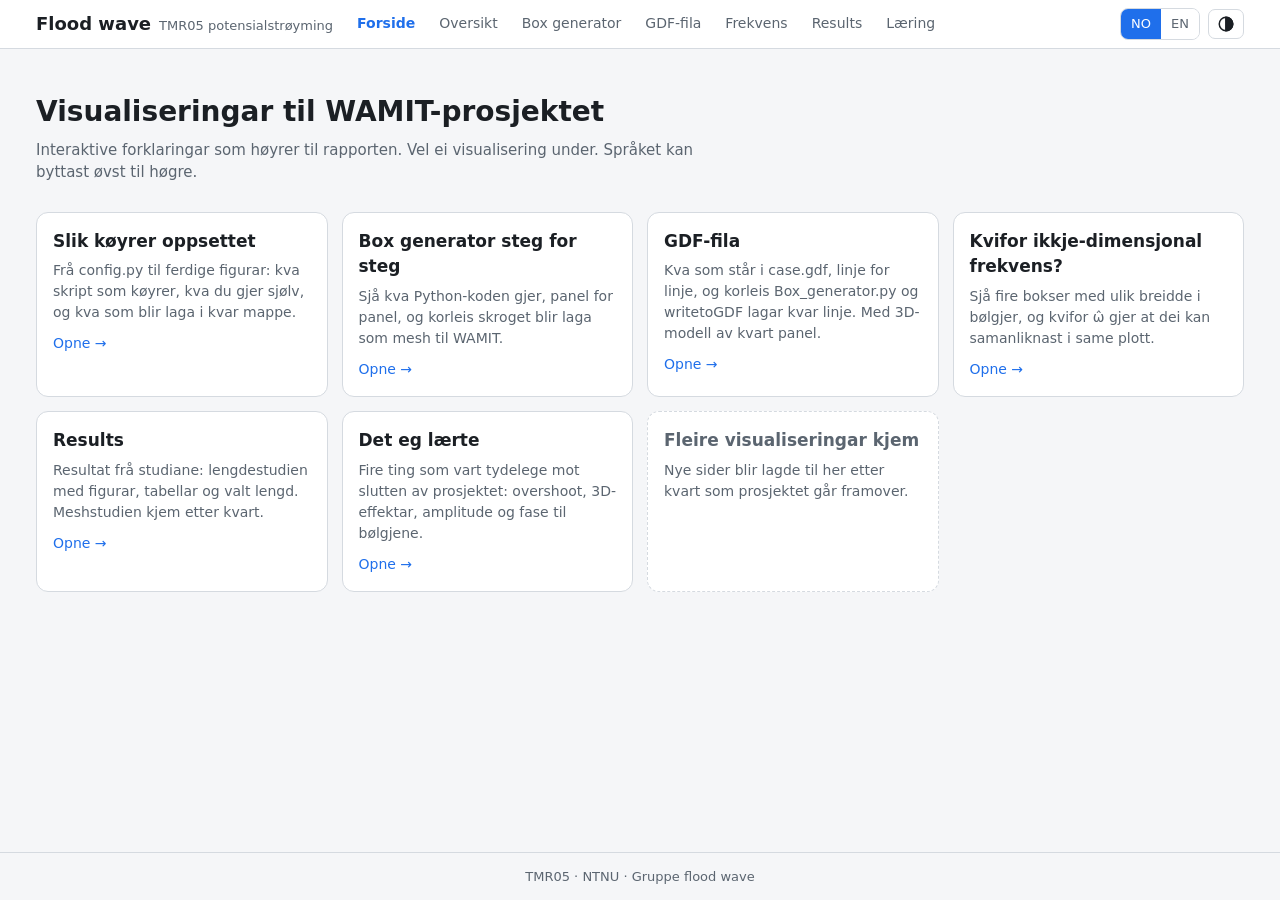
<file: index.html>
<!doctype html>
<html lang="nn" data-title="home.title">
<head>
<meta charset="utf-8">
<meta name="viewport" content="width=device-width, initial-scale=1">
<title>Flood wave</title>
<meta name="description" content="Interactive visualisations for the TMR05 WAMIT project (group flood wave).">
<link rel="stylesheet" href="assets/site.css">
<script src="assets/site.js"></script>
</head>
<body>
<header id="site-header"></header>
<main>
  <div class="wrap">
    <section class="hero">
      <h1 data-i18n="home.h1"></h1>
      <p data-i18n="home.p"></p>
    </section>
    <div class="cards" id="cards"></div>
  </div>
</main>
<footer id="site-footer"></footer>
<script>SITE.start();</script>
</body>
</html>
</file>
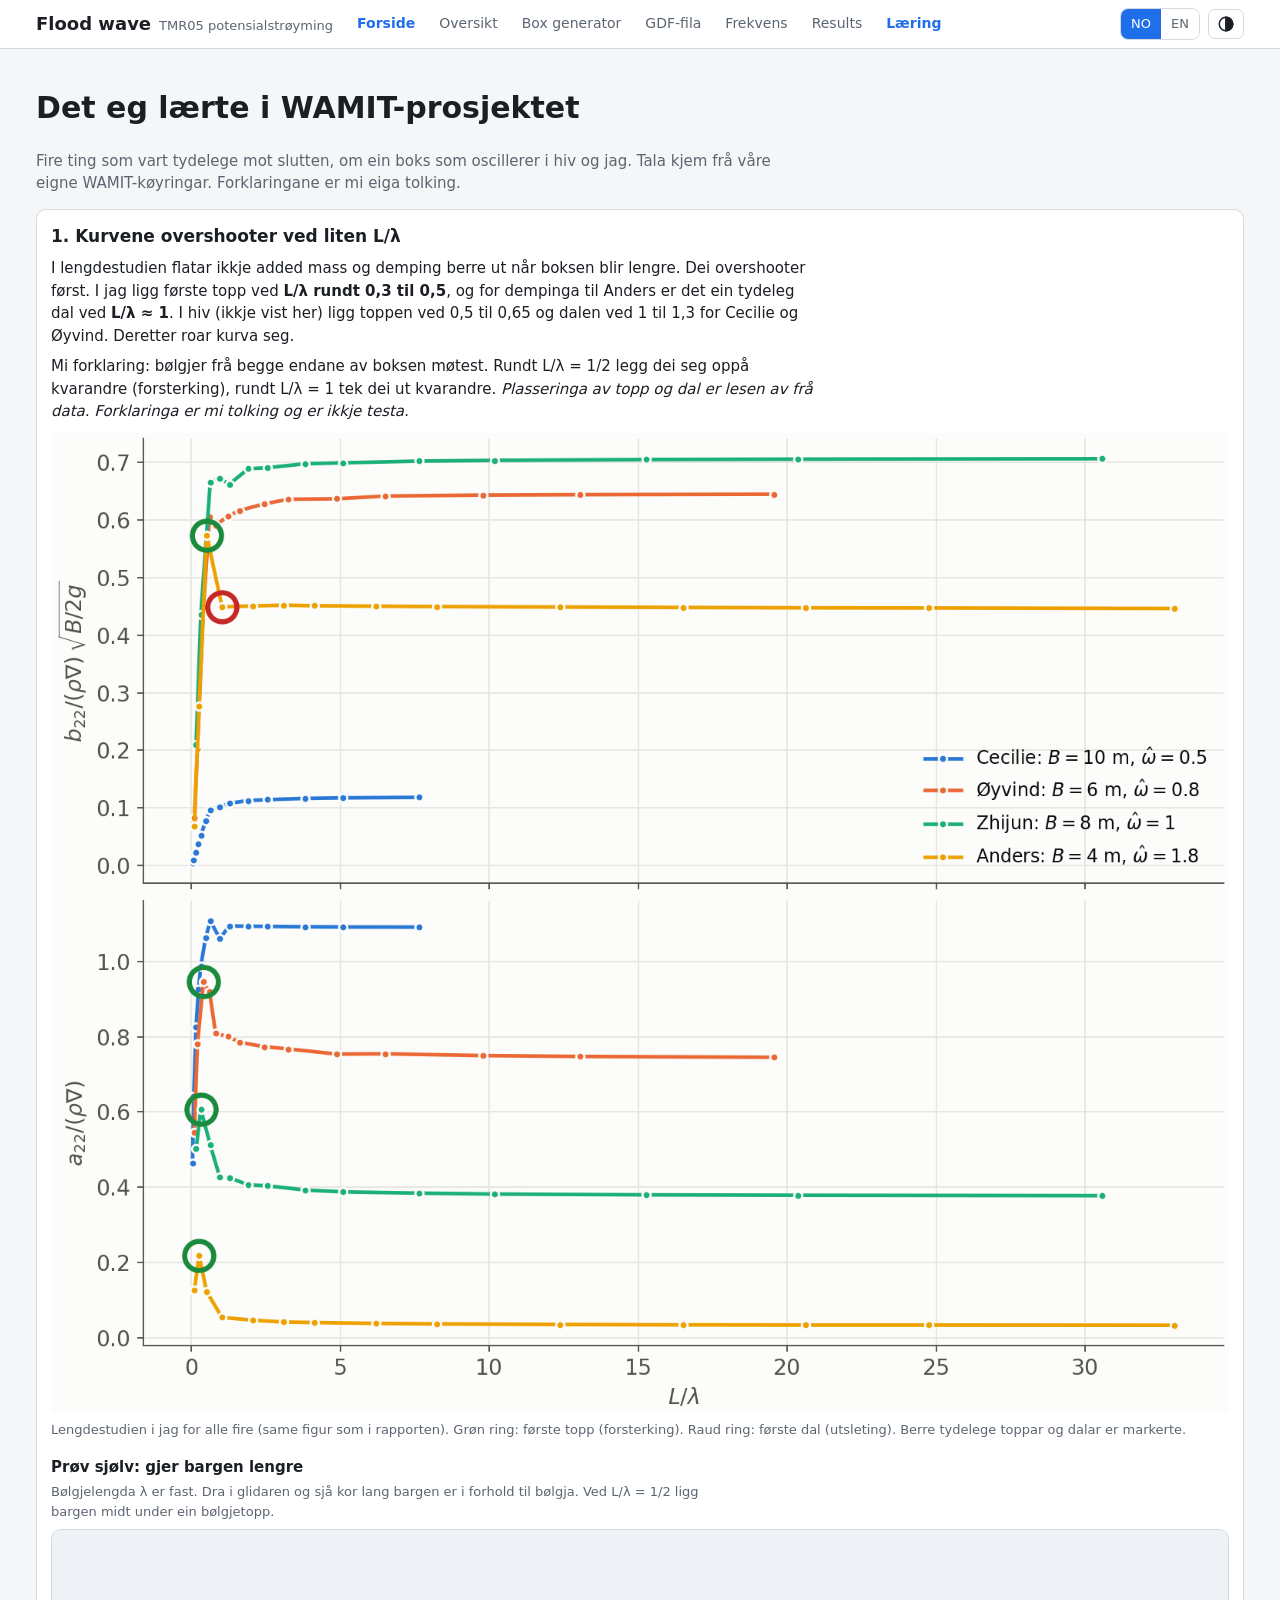
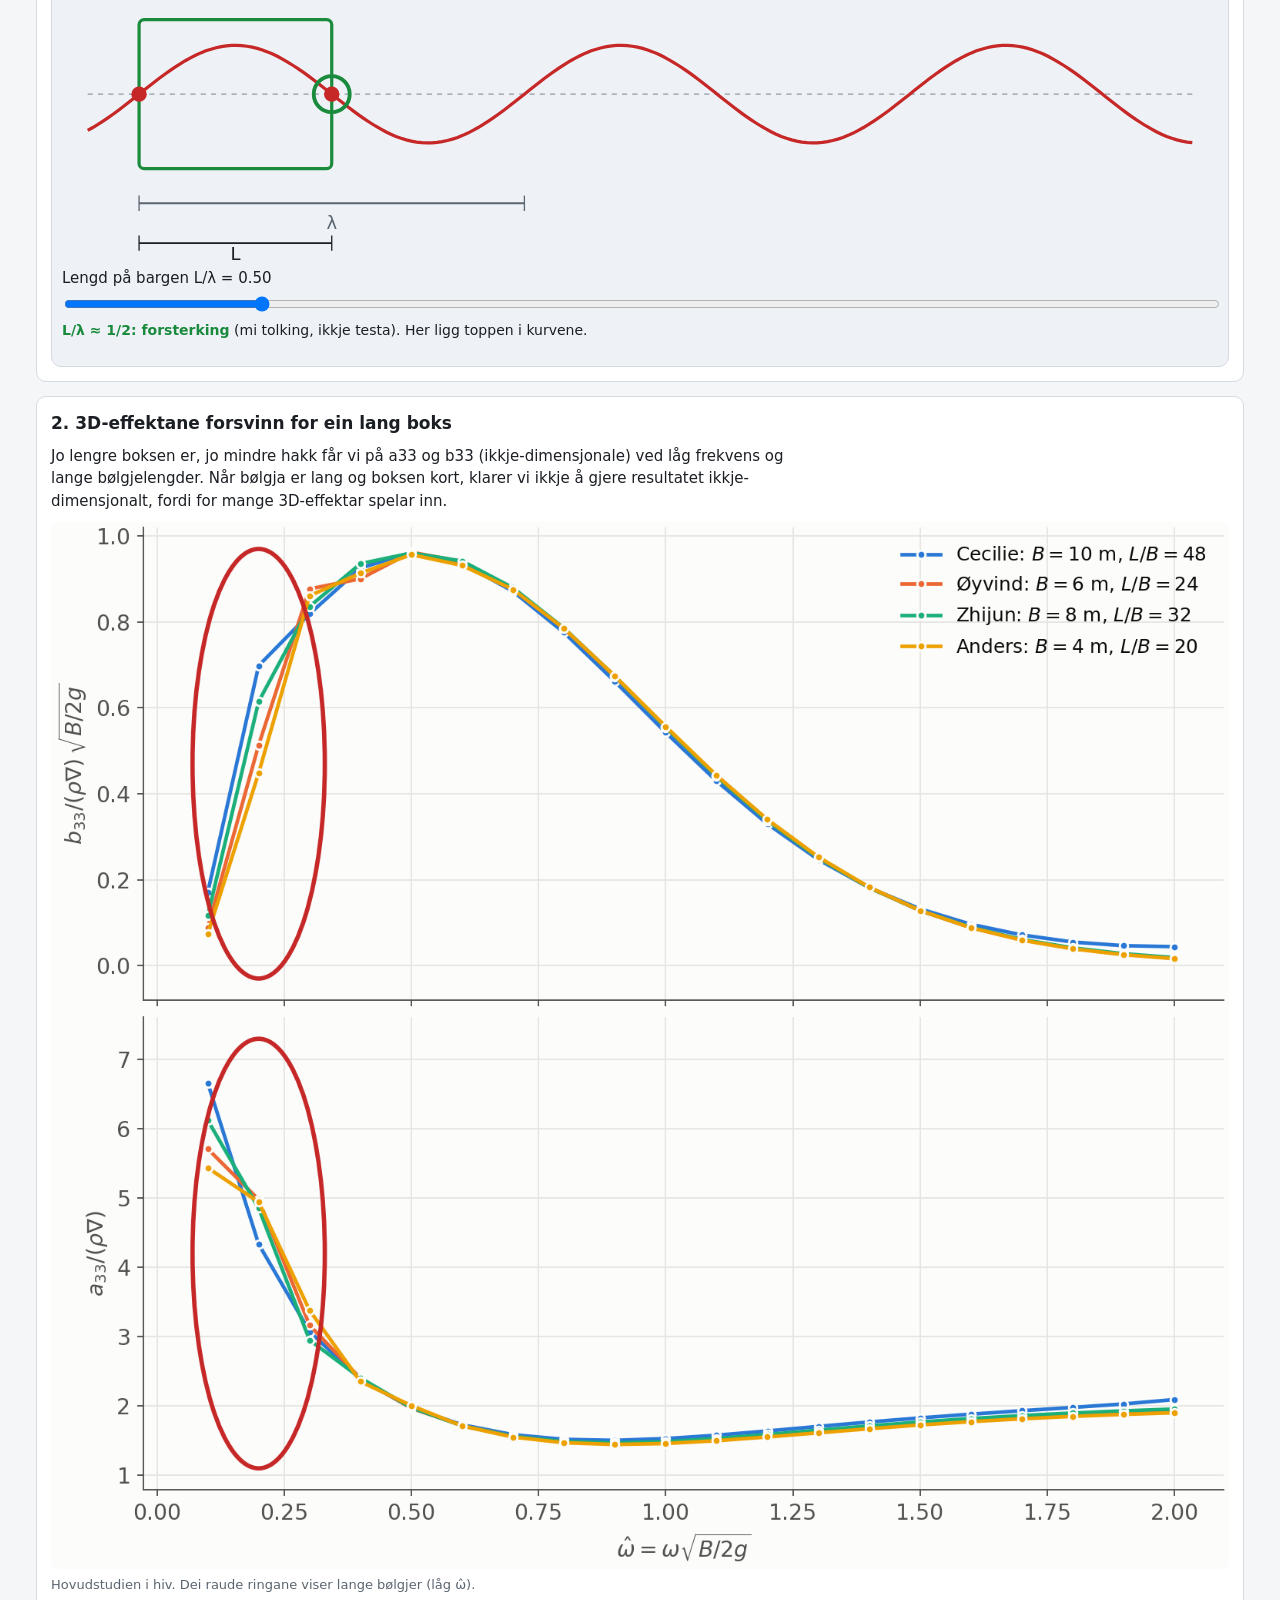
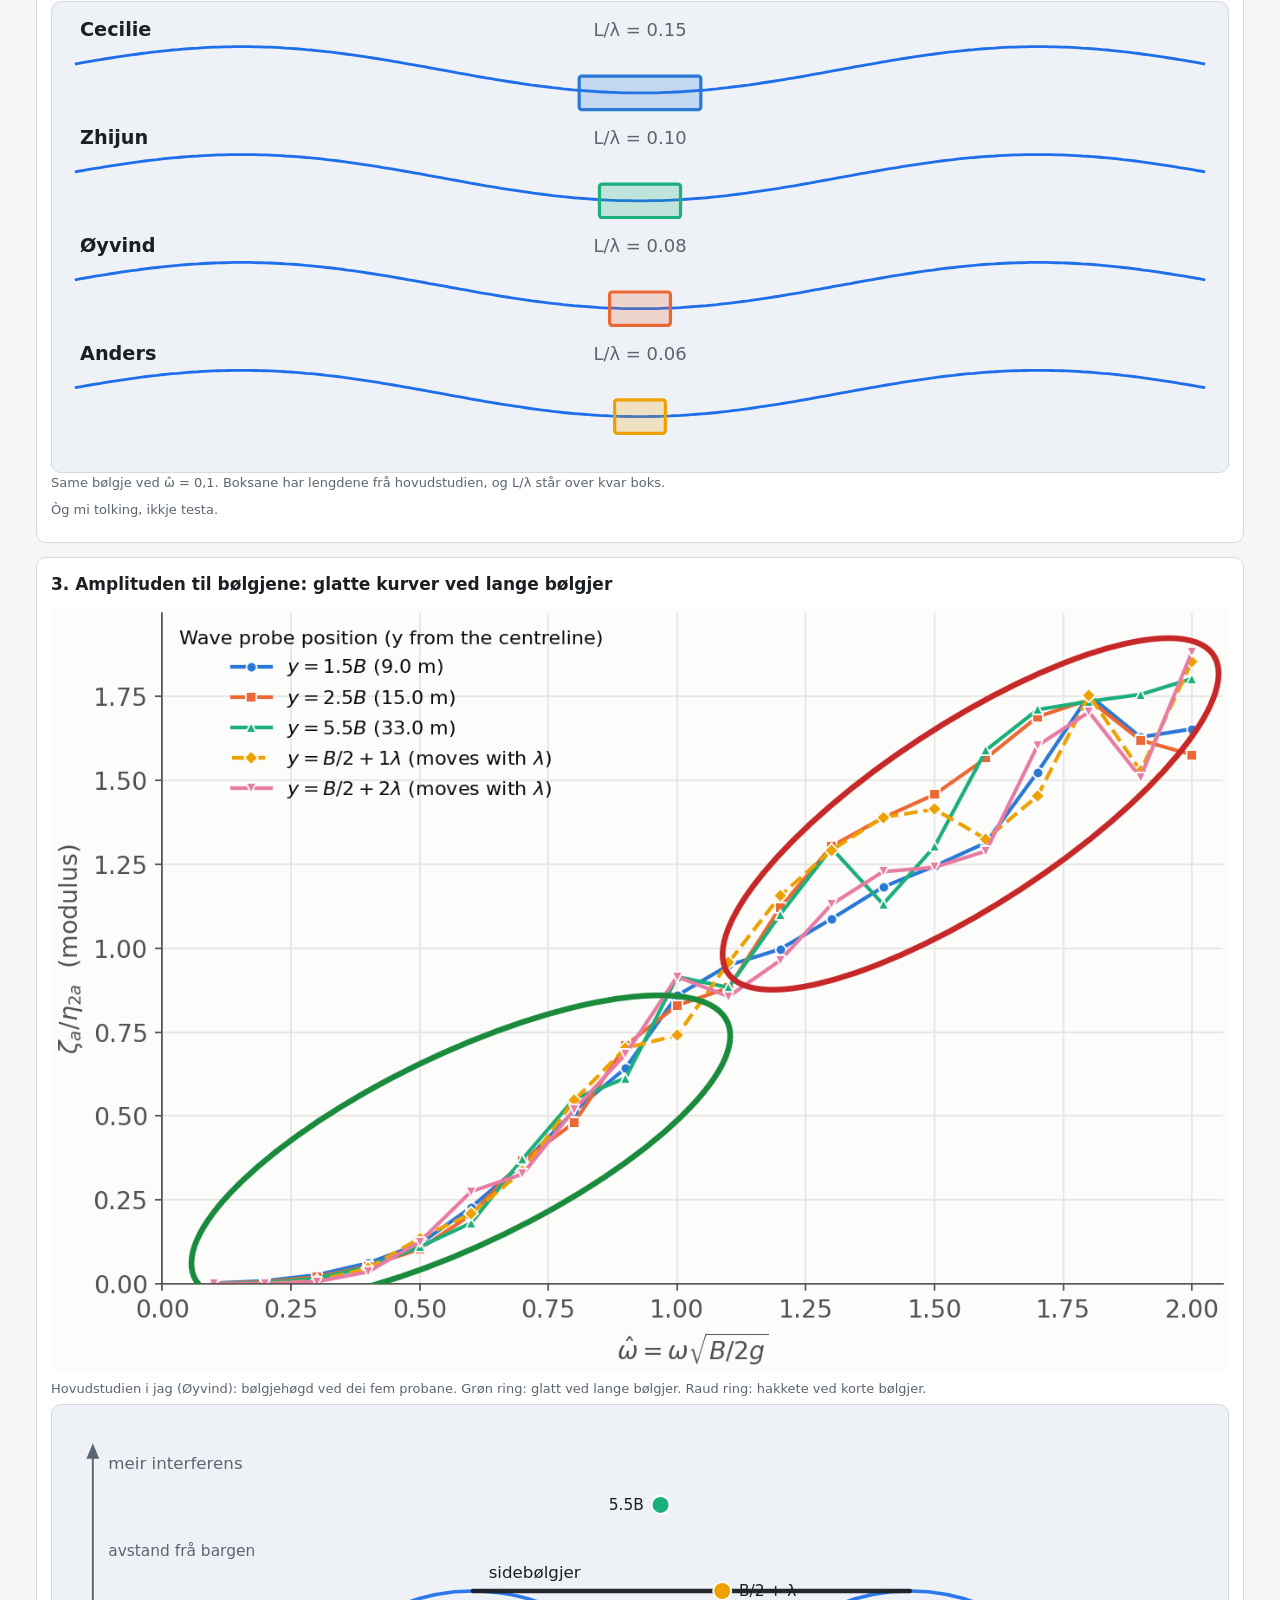
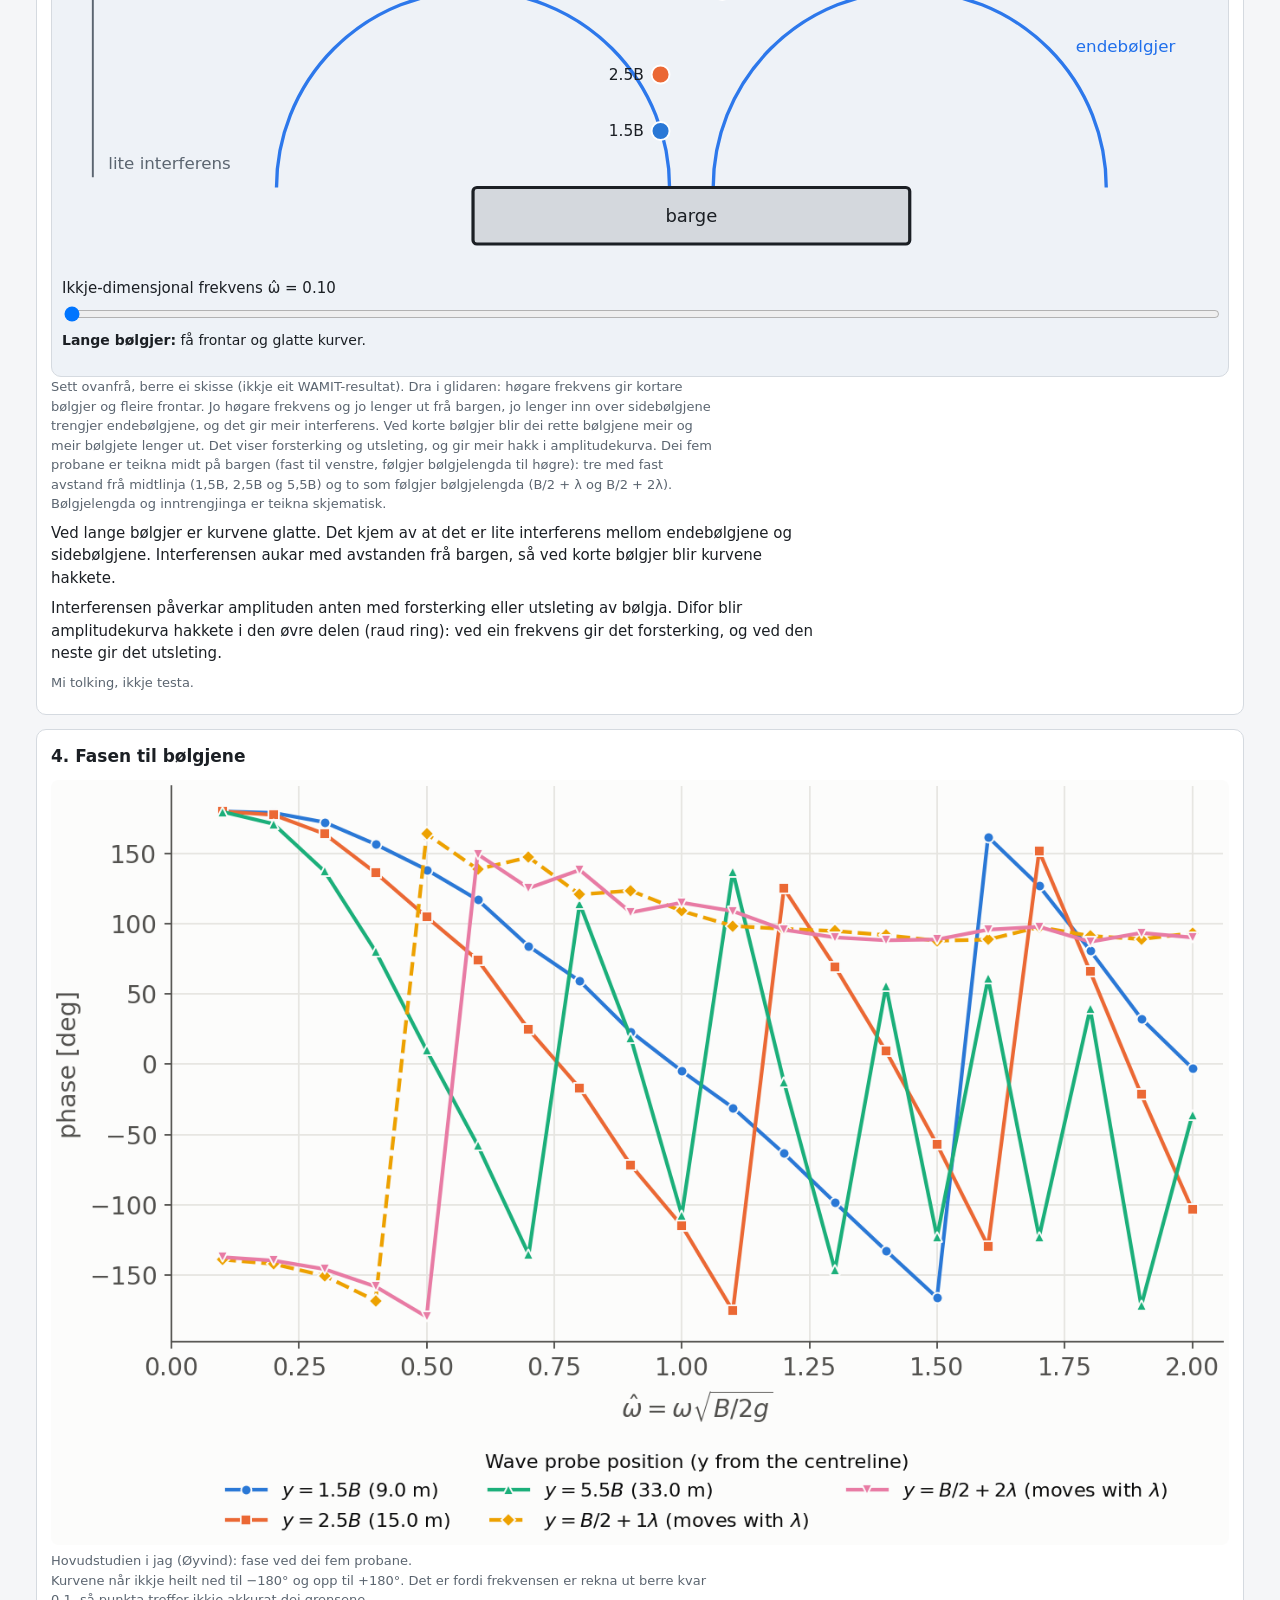
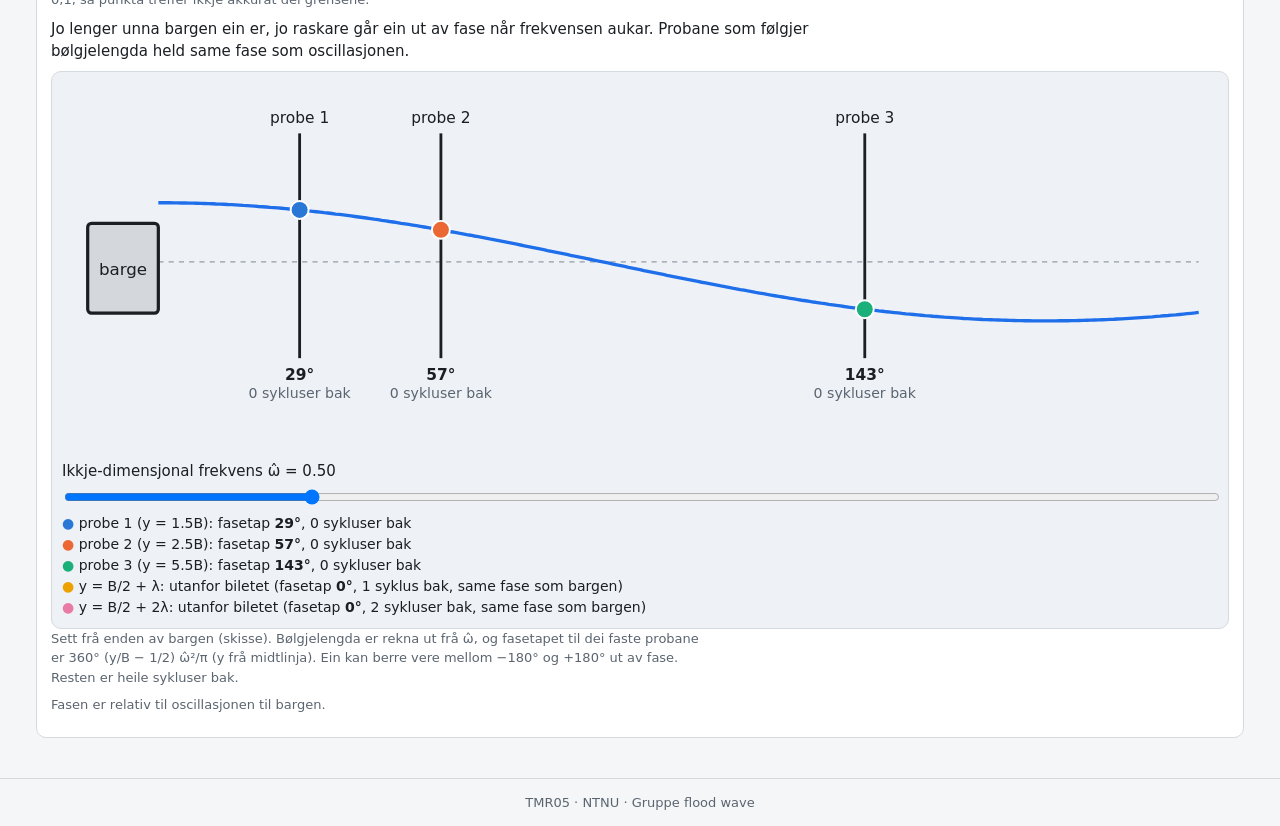
<file: læring/index.html>
<!doctype html>
<html lang="nn" data-title="lr.title">
<head>
<meta charset="utf-8">
<meta name="viewport" content="width=device-width, initial-scale=1">
<title>Læring</title>
<link rel="stylesheet" href="../assets/site.css">
<link rel="stylesheet" href="learning.css">
<script src="../assets/site.js"></script>
</head>
<body>
<header id="site-header"></header>
<main>
<div class="wrap">
  <h1 data-i18n="lr.h1"></h1>
  <p class="sub" data-i18n="lr.sub"></p>

  <div class="card">
    <h2 data-i18n="lr.h_1"></h2>
    <p data-i18n="lr.p_1a"></p>
    <p data-i18n="lr.p_1b"></p>
    <figure><img src="img/length_overshoot_sway.png" alt=""><figcaption data-i18n="lr.c_1"></figcaption></figure>
    <h3 data-i18n="lr.b_h"></h3>
    <p class="small" data-i18n="lr.b_p"></p>
    <div class="barge">
      <svg id="bargeSvg" viewBox="0 0 900 250" role="img" aria-label="Barge and wave"></svg>
      <div class="bctl"><label for="bL"><span data-i18n="lr.b_len"></span> L/λ = <output id="bOut">0.50</output></label>
        <input id="bL" type="range" min="0.1" max="2.5" step="0.01" value="0.5"></div>
      <div class="bread" id="bRead"></div>
    </div>
  </div>

  <div class="card">
    <h2 data-i18n="lr.h_2"></h2>
    <p data-i18n="lr.p_2a"></p>
    <figure><img src="img/main_lowfreq_heave.png" alt=""><figcaption data-i18n="lr.c_2"></figcaption></figure>
    <div class="barge">
      <svg id="fourSvg" viewBox="0 0 900 345" role="img" aria-label="Four boxes of different length in the same long wave"></svg>
    </div>
    <p class="small" data-i18n="lr.w_c"></p>
    <p class="small" data-i18n="lr.p_2b"></p>
  </div>

  <div class="card">
    <h2 data-i18n="lr.h_3"></h2>
    <figure><img src="img/main_waves_sway_modulus.png" alt=""><figcaption data-i18n="lr.c_3"></figcaption></figure>
    <div class="barge">
      <svg id="topSvg" viewBox="0 0 900 350" role="img" aria-label="Top view of a barge with side waves and end waves"></svg>
      <div class="bctl"><label for="tL"><span data-i18n="lr.t_len"></span> <span style="font-family:var(--mono)">ω̂ = <output id="tOut">0.10</output></span></label>
        <input id="tL" type="range" min="0.1" max="2" step="0.05" value="0.1"></div>
      <div class="bread" id="tRead"></div>
    </div>
    <p class="small" data-i18n="lr.t_c"></p>
    <p data-i18n="lr.p_3a"></p>
    <p data-i18n="lr.p_3e"></p>
    <p class="small" data-i18n="lr.p_3b"></p>
  </div>

  <div class="card">
    <h2 data-i18n="lr.h_4"></h2>
    <figure><img src="img/main_waves_sway_phase.png" alt=""><figcaption data-i18n="lr.c_4"></figcaption></figure>
    <p class="small" data-i18n="lr.p_4d"></p>
    <p data-i18n="lr.p_4a"></p>
    <div class="barge">
      <svg id="phSvg" viewBox="0 0 900 285" role="img" aria-label="Bow view of a barge with a wave and five probes"></svg>
      <div class="bctl"><label for="phF"><span data-i18n="lr.t_len"></span> <span style="font-family:var(--mono)">ω̂ = <output id="phOut">0.50</output></span></label>
        <input id="phF" type="range" min="0.1" max="2" step="0.05" value="0.5"></div>
      <div class="bread" id="phRead"></div>
    </div>
    <p class="small" data-i18n="lr.p_4c"></p>
    <p class="small" data-i18n="lr.p_4b"></p>
  </div>
</div>
</main>
<footer id="site-footer"></footer>
<script src="learning.js"></script>
</body>
</html>
</file>
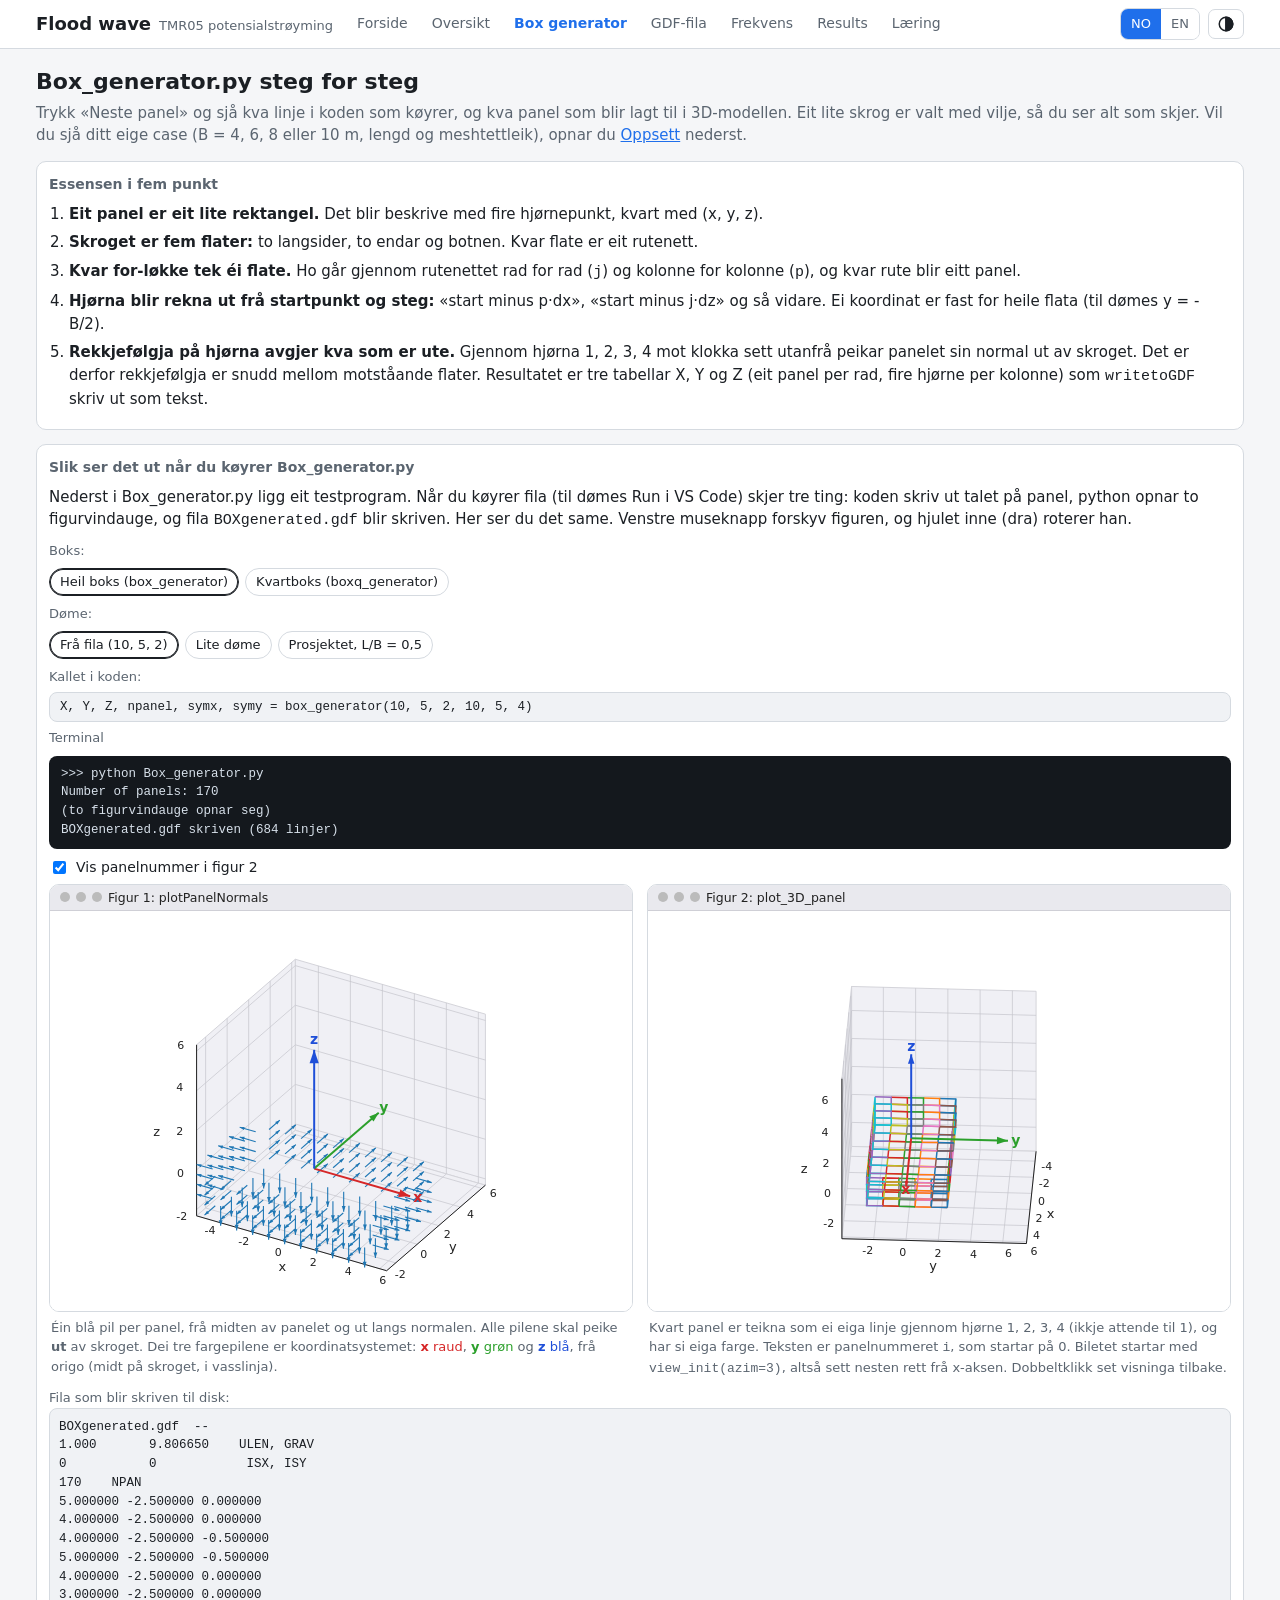
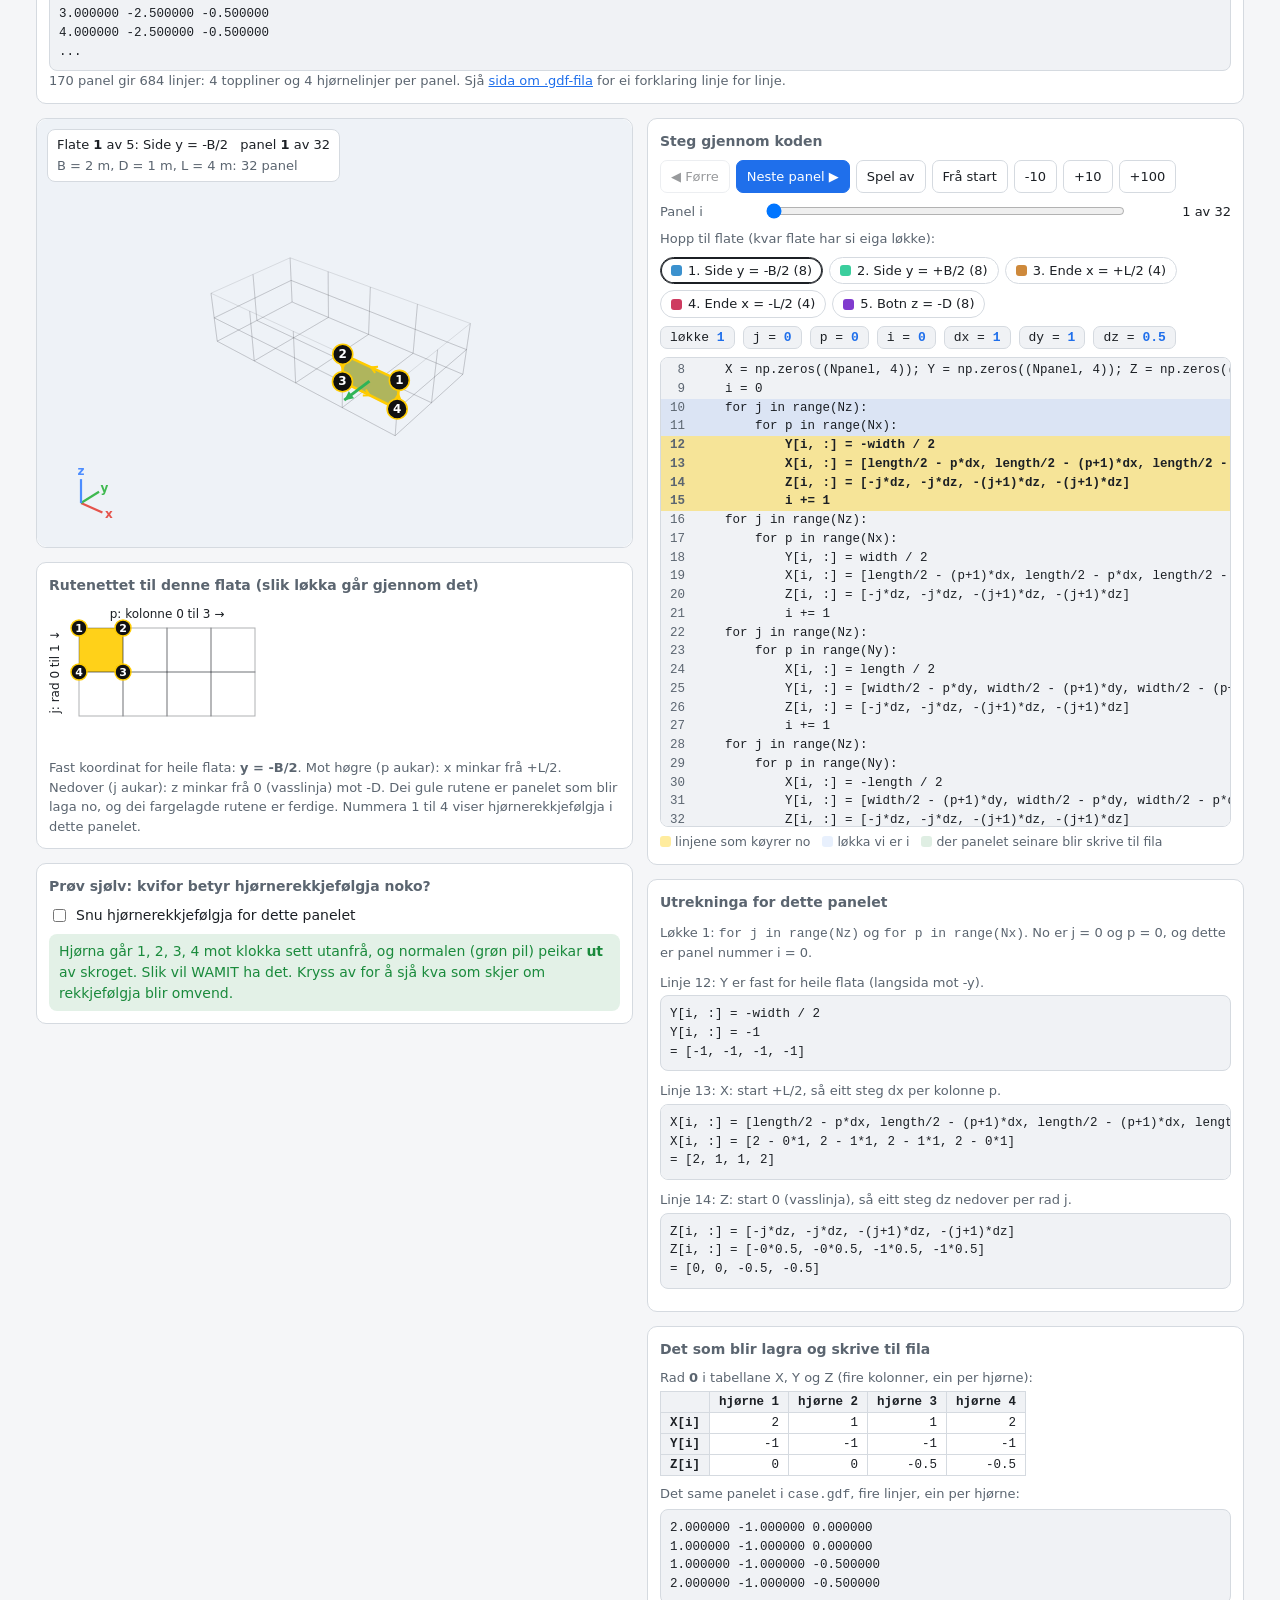
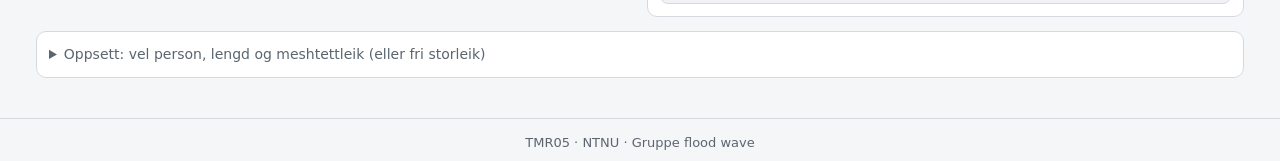
<file: box-generator.html>
<!doctype html>
<html lang="nn" data-title="bx.title">
<head>
<meta charset="utf-8">
<meta name="viewport" content="width=device-width, initial-scale=1">
<title>Box generator</title>
<link rel="stylesheet" href="assets/site.css">
<link rel="stylesheet" href="assets/box.css">
<link rel="stylesheet" href="assets/pyplot.css?v=6">
<script src="assets/site.js"></script>
</head>
<body>
<header id="site-header"></header>
<main>
<div class="wrap">
  <h1 data-i18n="bx.h1"></h1>
  <p class="sub" data-i18n="bx.sub"></p>

  <div class="card essence">
    <h2 data-i18n="bx.ess_h"></h2>
    <ol>
      <li data-i18n="bx.e1"></li>
      <li data-i18n="bx.e2"></li>
      <li data-i18n="bx.e3"></li>
      <li data-i18n="bx.e4"></li>
      <li data-i18n="bx.e5"></li>
    </ol>
  </div>

  <div class="card" id="pyrun">
    <h2 data-i18n="pr.h"></h2>
    <p style="margin:0 0 8px" data-i18n="pr.intro"></p>
    <div class="small" data-i18n="pr.kind"></div>
    <div class="chips" id="pr_kind"><span class="chip" data-q="0" data-i18n="pr.full"></span><span class="chip" data-q="1" data-i18n="pr.quarter"></span></div>
    <div class="small" data-i18n="pr.preset"></div>
    <div class="chips" id="pr_preset"><span class="chip" data-p="main" data-i18n="pr.p_main"></span><span class="chip" data-p="small" data-i18n="pr.p_small"></span><span class="chip" data-p="proj" data-i18n="pr.p_proj"></span></div>
    <div class="small" data-i18n="pr.call"></div>
    <div class="pycall" id="pr_call"></div>
    <div class="small" id="pr_qhint" style="display:none;margin-bottom:6px" data-i18n="pr.quarterhint"></div>
    <div class="small" data-i18n="pr.term"></div>
    <pre class="term" id="pr_term"></pre>
    <div class="chk"><input type="checkbox" id="pr_labels" checked><label for="pr_labels" data-i18n="pr.labels"></label></div>
    <div class="pywins">
      <div><figure class="pywin"><div class="tb"><i></i><i></i><i></i><span data-i18n="pr.win1"></span></div><canvas id="pr_cv1"></canvas></figure><div class="pycap" data-i18n="pr.cap1"></div></div>
      <div><figure class="pywin"><div class="tb"><i></i><i></i><i></i><span data-i18n="pr.win2"></span></div><canvas id="pr_cv2"></canvas></figure><div class="pycap" data-i18n="pr.cap2"></div></div>
    </div>
    <div class="infobox" id="pr_qnote" style="display:none" data-i18n="pr.q_note"></div>
    <div class="small" style="margin-top:10px" data-i18n="pr.file"></div>
    <pre class="mono" id="pr_gdf"></pre>
    <div class="small" id="pr_filenote"></div>
  </div>


  <div class="grid">
    <div>
      <div class="card" id="stage"><canvas id="cv"></canvas><div class="badge" id="badge"></div><div class="redbadge" id="redbadge"></div></div>

      <div class="card">
        <h2 data-i18n="bx.grid_h"></h2>
        <div id="gridsvg"></div>
        <div class="small" id="gridnote" style="margin-top:6px"></div>
      </div>

      <div class="card">
        <h2 data-i18n="bx.flip_h"></h2>
        <div class="chk"><input type="checkbox" id="flip"><label for="flip" data-i18n="bx.flip_l"></label></div>
        <div id="flipmsg"></div>
      </div>
    </div>

    <div>
      <div class="card">
        <h2 data-i18n="bx.step_h"></h2>
        <div class="ctrl">
          <button id="prev" data-i18n="bx.prev"></button>
          <button id="next" class="on" data-i18n="bx.next"></button>
          <button id="play"></button>
          <button id="restart" data-i18n="bx.restart"></button>
          <button id="back10">-10</button><button id="fwd10">+10</button><button id="fwd100">+100</button>
        </div>
        <div class="row"><label for="I" data-i18n="bx.panel_i"></label><input id="I" type="range" min="0" max="31" step="1" value="0"><output id="Io"></output></div>
        <div class="small" data-i18n="bx.jump"></div>
        <div class="chips" id="chips"></div>
        <div class="vars" id="vars"></div>
        <div class="code" id="code"></div>
        <p class="legendnote" data-i18n="bx.legend"></p>
      </div>

      <div class="card">
        <h2 data-i18n="bx.calc_h"></h2>
        <div id="calc"></div>
      </div>

      <div class="card">
        <h2 data-i18n="bx.store_h"></h2>
        <div class="small" style="margin-bottom:4px" data-i18n="bx.store_row"></div>
        <div id="xyz"></div>
        <div class="small" style="margin:8px 0 4px" data-i18n="bx.store_gdf"></div>
        <pre class="mono" id="gdf"></pre>
      </div>
    </div>
  </div>

  <div class="card">
    <details id="setup">
      <summary data-i18n="bx.setup_sum"></summary>
      <div class="small" style="margin:10px 0 4px" data-i18n="bx.setup_info"></div>
      <div class="chips" id="persons"></div>
      <div id="projectCtl" style="display:none">
        <div class="small" data-i18n="bx.setup_L"></div>
        <div class="chips" id="nBs"></div>
        <div class="small" data-i18n="bx.setup_k"></div>
        <div class="chips" id="ks"></div>
        <div class="small" data-i18n="bx.setup_pre"></div>
        <div class="chips"><span class="chip" id="presetMesh" data-i18n="bx.pre_mesh"></span><span class="chip" id="presetLen" data-i18n="bx.pre_len"></span></div>
      </div>
      <div id="freeCtl">
        <div class="row"><label for="L" data-i18n="bx.f_L"></label><input id="L" type="range" min="1" max="10" step="0.5" value="4"><output id="Lo"></output></div>
        <div class="row"><label for="B" data-i18n="bx.f_B"></label><input id="B" type="range" min="1" max="10" step="0.5" value="2"><output id="Bo"></output></div>
        <div class="row"><label for="D" data-i18n="bx.f_D"></label><input id="D" type="range" min="0.5" max="5" step="0.5" value="1"><output id="Do"></output></div>
        <div class="row"><label for="NX">Nx</label><input id="NX" type="range" min="1" max="8" step="1" value="4"><output id="NXo"></output></div>
        <div class="row"><label for="NY">Ny</label><input id="NY" type="range" min="1" max="6" step="1" value="2"><output id="NYo"></output></div>
        <div class="row"><label for="NZ">Nz</label><input id="NZ" type="range" min="1" max="4" step="1" value="2"><output id="NZo"></output></div>
      </div>
      <div class="infobox" id="caseinfo"></div>
      <div class="chk"><input type="checkbox" id="ghost" checked><label for="ghost" data-i18n="bx.ghost"></label></div>
      <div class="small" data-i18n="bx.hints"></div>
    </details>
  </div>
</div>
</main>
<footer id="site-footer"></footer>
<script src="assets/box-generator.js"></script>
<script src="assets/pyplot.js?v=6"></script>
<script src="assets/pyrun.js?v=6"></script>
</body>
</html>
</file>
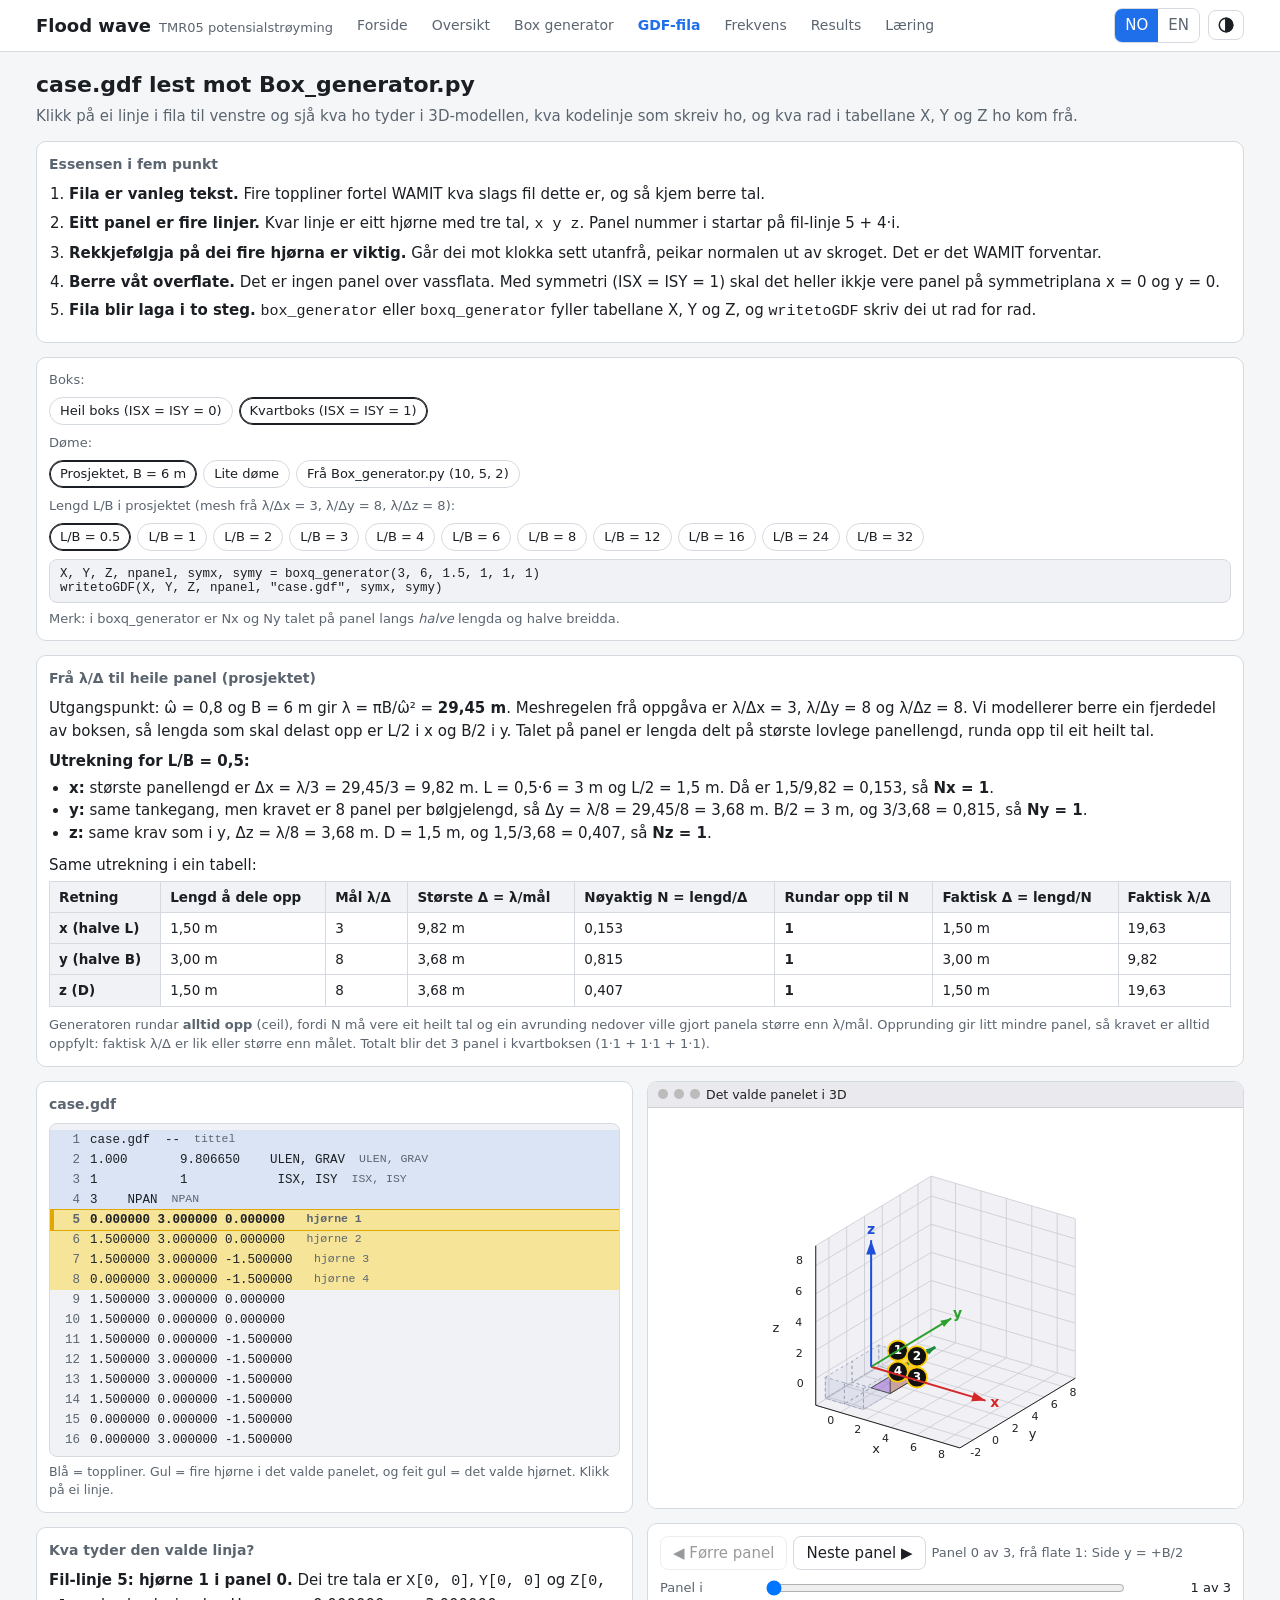
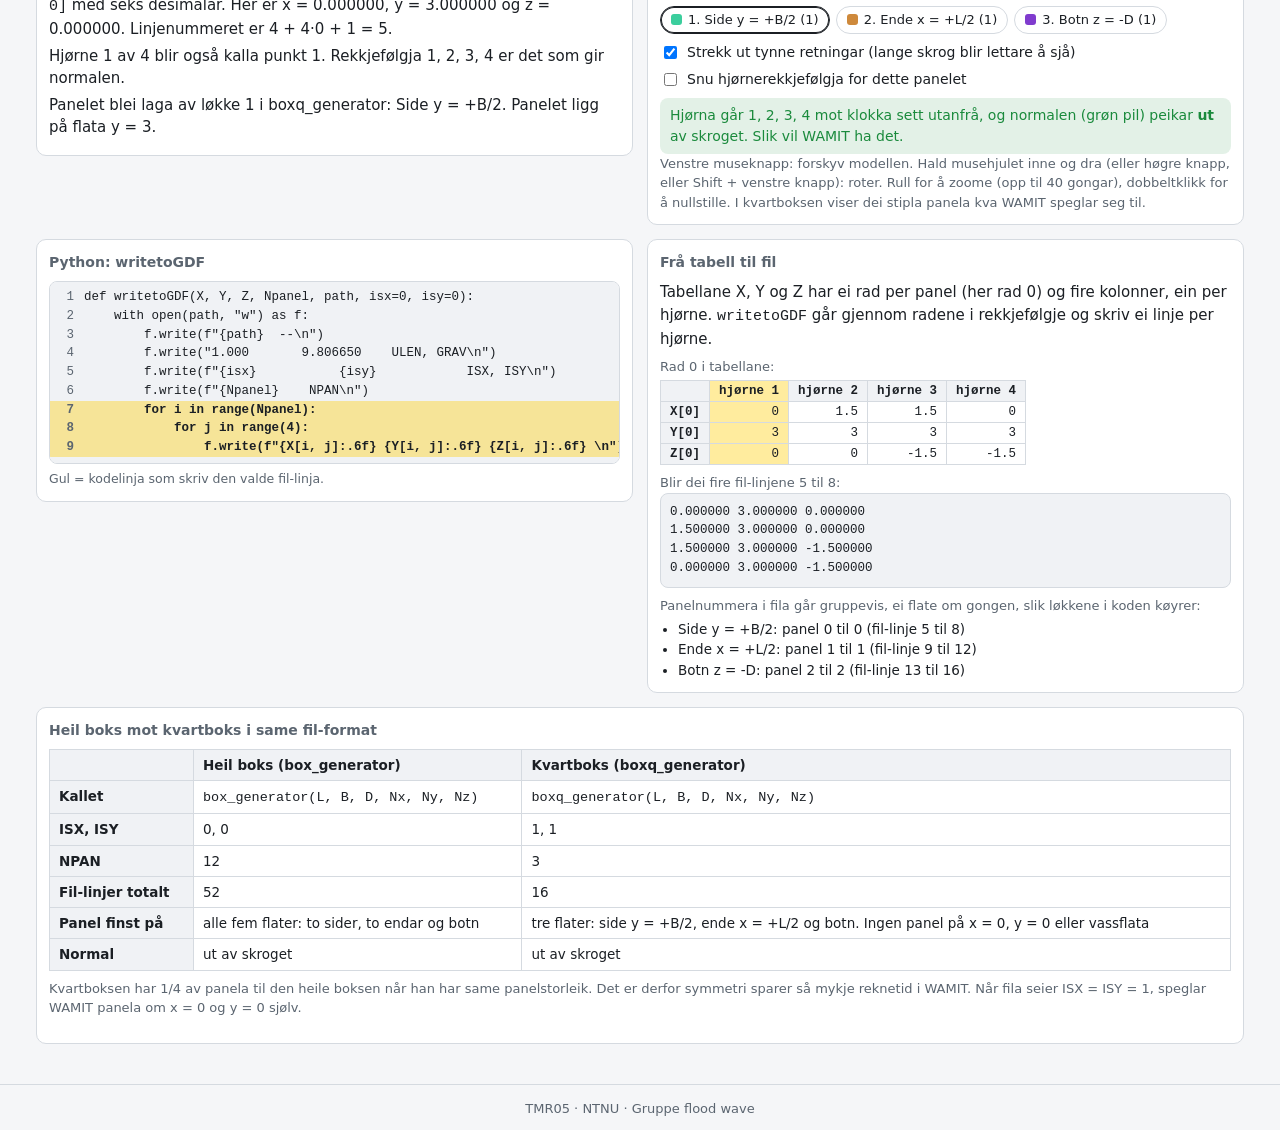
<file: gdf.html>
<!doctype html>
<html lang="nn" data-title="gd.title">
<head>
<meta charset="utf-8">
<meta name="viewport" content="width=device-width, initial-scale=1">
<title>The .gdf file</title>
<link rel="stylesheet" href="assets/site.css">
<link rel="stylesheet" href="assets/box.css">
<link rel="stylesheet" href="assets/pyplot.css?v=6">
<link rel="stylesheet" href="assets/gdf.css?v=6">
<script src="assets/site.js"></script>
</head>
<body>
<header id="site-header"></header>
<main>
<div class="wrap">
  <h1 data-i18n="gd.h1"></h1>
  <p class="sub" data-i18n="gd.sub"></p>

  <div class="card essence">
    <h2 data-i18n="gd.ess_h"></h2>
    <ol>
      <li data-i18n="gd.e1"></li>
      <li data-i18n="gd.e2"></li>
      <li data-i18n="gd.e3"></li>
      <li data-i18n="gd.e4"></li>
      <li data-i18n="gd.e5"></li>
    </ol>
  </div>

  <div class="card">
    <div class="small" data-i18n="gd.kind"></div>
    <div class="chips" id="gd_kind"><span class="chip" data-q="0" data-i18n="gd.full"></span><span class="chip" data-q="1" data-i18n="gd.quarter"></span></div>
    <div class="small" data-i18n="gd.preset"></div>
    <div class="chips" id="gd_preset"><span class="chip" data-p="proj" data-i18n="gd.p_proj"></span><span class="chip" data-p="small" data-i18n="gd.p_small"></span><span class="chip" data-p="main" data-i18n="gd.p_main"></span></div>
    <div id="gd_lbwrap"><div class="small" data-i18n="gd.lb"></div><div class="chips" id="gd_lb"></div></div>
    <div class="pycall" id="gd_call"></div>
    <div class="small" id="gd_hint" style="margin-top:6px" data-i18n="gd.hint"></div>
  </div>

  <div class="card" id="gd_meshcard">
    <h2 data-i18n="gd.mesh_h"></h2>
    <div id="gd_mesh"></div>
  </div>

  <div class="grid">
    <div>
      <div class="card">
        <h2 data-i18n="gd.file_h"></h2>
        <div class="gdlist" id="gd_list"></div>
        <div class="legendnote" data-i18n="gd.legend"></div>
      </div>
      <div class="card">
        <h2 data-i18n="gd.why_h"></h2>
        <div id="gd_why"></div>
      </div>
    </div>
    <div>
      <div class="card" style="padding:0;overflow:hidden">
        <figure class="pywin" style="border:0;border-radius:0"><div class="tb"><i></i><i></i><i></i><span data-i18n="gd.win"></span></div><canvas id="gd_cv"></canvas></figure>
      </div>
      <div class="card">
        <div class="ctrl">
          <button type="button" id="gd_prev" data-i18n="gd.prev"></button>
          <button type="button" id="gd_next" data-i18n="gd.next"></button>
          <span class="small" id="gd_pi"></span>
        </div>
        <div class="row"><label for="gd_I" data-i18n="gd.panel_i"></label><input id="gd_I" type="range" min="0" max="2" value="0"><output id="gd_Io"></output></div>
        <div class="chips" id="gd_groups"></div>
        <div class="chk"><input type="checkbox" id="gd_stretch" checked><label for="gd_stretch" data-i18n="gd.stretch"></label></div>
        <div class="chk"><input type="checkbox" id="gd_flip"><label for="gd_flip" data-i18n="gd.flip"></label></div>
        <div id="gd_flipmsg"></div>
        <div class="small" data-i18n="gd.hints"></div>
      </div>
    </div>
  </div>

  <div class="grid">
    <div class="card">
      <h2 data-i18n="gd.code_h"></h2>
      <div class="code" id="gd_code" style="max-height:none"></div>
      <div class="legendnote" data-i18n="gd.code_leg"></div>
    </div>
    <div class="card">
      <h2 data-i18n="gd.map_h"></h2>
      <div id="gd_map"></div>
    </div>
  </div>

  <div class="card">
    <h2 data-i18n="gd.cmp_h"></h2>
    <div id="gd_cmp"></div>
  </div>
</div>
</main>
<footer id="site-footer"></footer>
<script src="assets/pyplot.js?v=6"></script>
<script src="assets/gdf.js?v=7"></script>
</body>
</html>
</file>
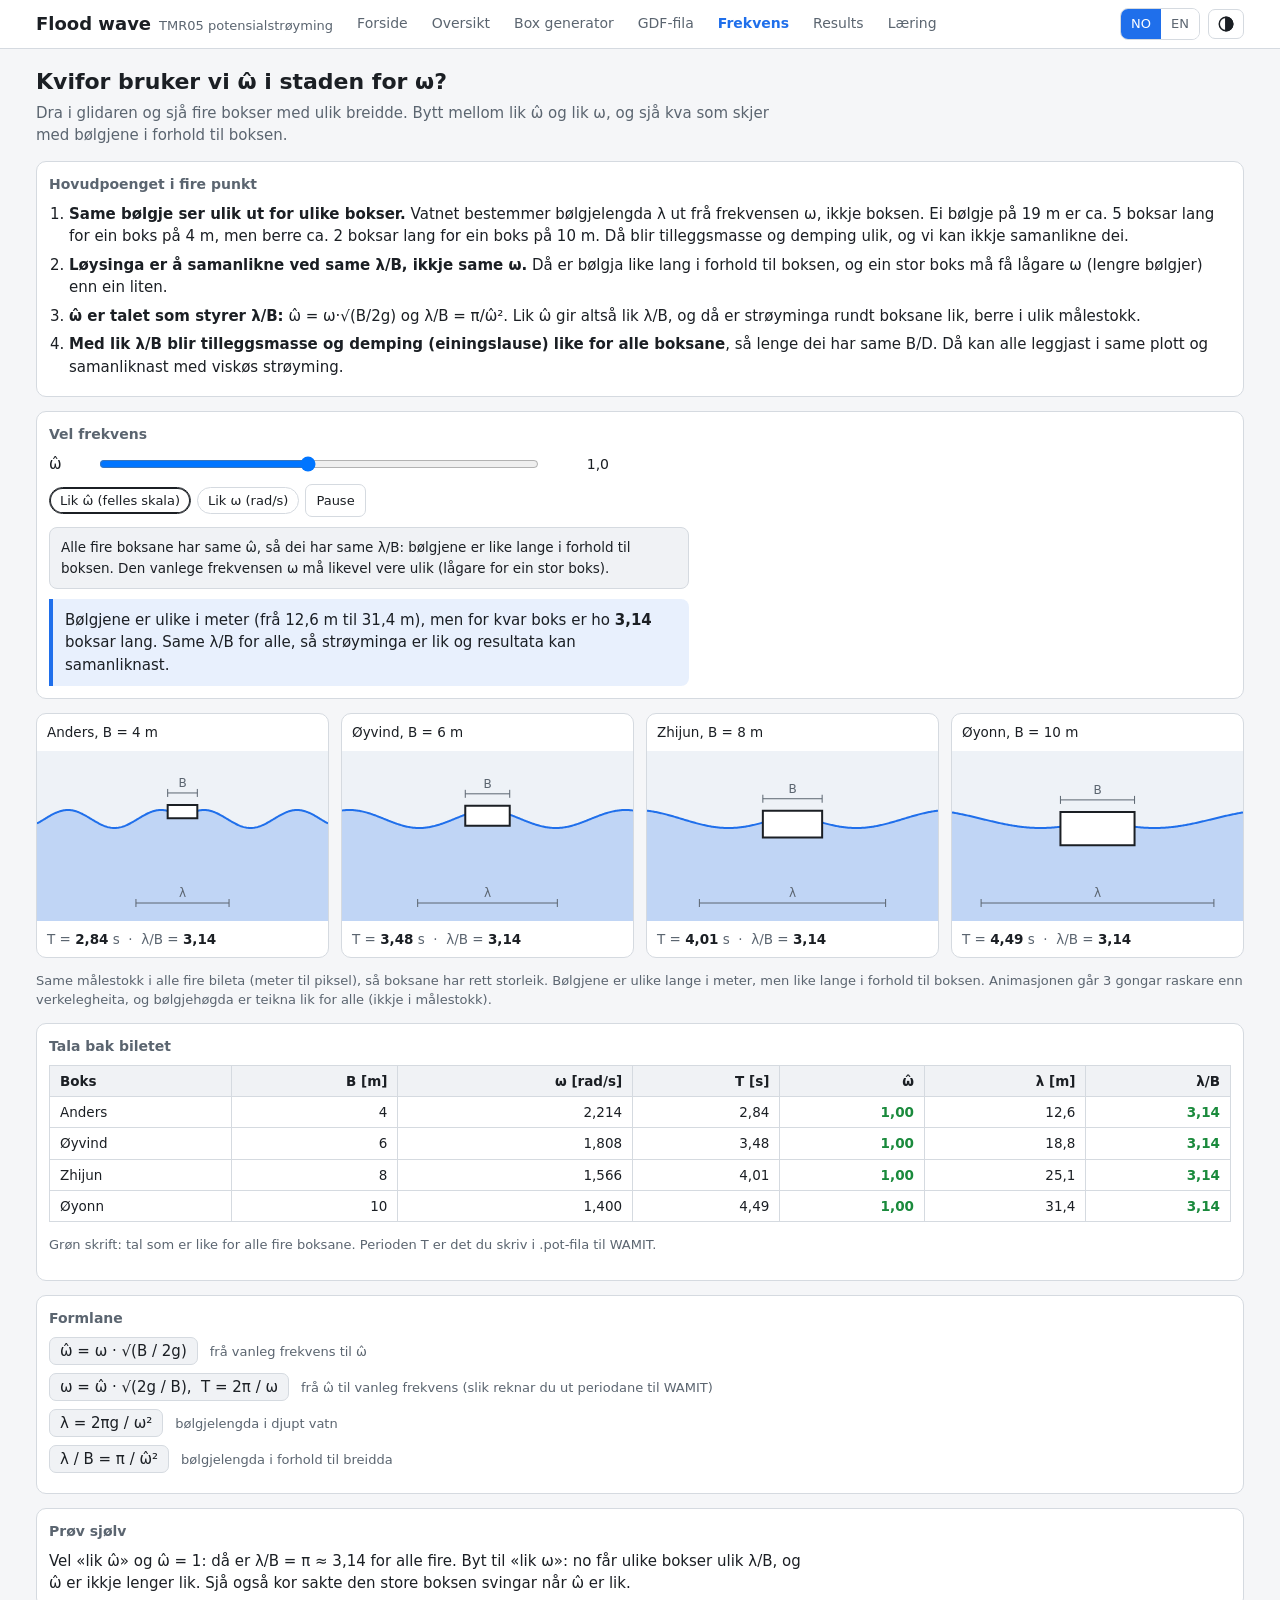
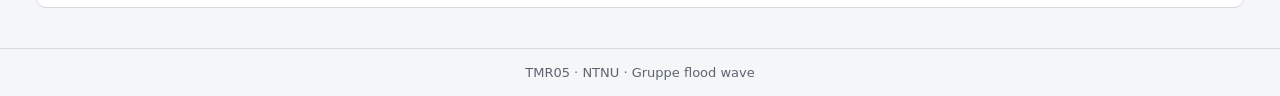
<file: nondim.html>
<!doctype html>
<html lang="nn" data-title="nd.title">
<head>
<meta charset="utf-8">
<meta name="viewport" content="width=device-width, initial-scale=1">
<title>Non-dimensional frequency</title>
<link rel="stylesheet" href="assets/site.css">
<link rel="stylesheet" href="assets/nondim.css">
<script src="assets/site.js"></script>
</head>
<body>
<header id="site-header"></header>
<main>
<div class="wrap">
  <h1 data-i18n="nd.h1"></h1>
  <p class="sub" data-i18n="nd.sub"></p>

  <div class="card essence">
    <h2 data-i18n="nd.ess_h"></h2>
    <ol>
      <li data-i18n="nd.e1"></li>
      <li data-i18n="nd.e2"></li>
      <li data-i18n="nd.e3"></li>
      <li data-i18n="nd.e4"></li>
    </ol>
  </div>

  <div class="card">
    <h2 data-i18n="nd.ctl_h"></h2>
    <div class="row"><label for="oh">&omega;&#770;</label><input id="oh" type="range" min="0.1" max="2" step="0.1" value="1"><output id="oho"></output></div>
    <div class="chips">
      <span class="chip on" id="modeNd" data-i18n="nd.mode_nd"></span>
      <span class="chip" id="modeDim" data-i18n="nd.mode_dim"></span>
      <button id="play"></button>
    </div>
    <div class="infobox" id="modenote"></div>
    <div class="insight" id="insight"></div>
  </div>

  <div class="boxes" id="boxes"></div>
  <p class="small" id="note"></p>

  <div class="card">
    <h2 data-i18n="nd.tbl_h"></h2>
    <div class="tscroll" id="tbl"></div>
    <p class="small" data-i18n="nd.tbl_note"></p>
  </div>

  <div class="card">
    <h2 data-i18n="nd.fm_h"></h2>
    <div class="fm"><span class="eq2">&omega;&#770; = &omega; &middot; &radic;(B / 2g)</span><span class="small" data-i18n="nd.fm1"></span></div>
    <div class="fm"><span class="eq2">&omega; = &omega;&#770; &middot; &radic;(2g / B),&nbsp; T = 2&pi; / &omega;</span><span class="small" data-i18n="nd.fm2"></span></div>
    <div class="fm"><span class="eq2">&lambda; = 2&pi;g / &omega;&sup2;</span><span class="small" data-i18n="nd.fm3"></span></div>
    <div class="fm"><span class="eq2">&lambda; / B = &pi; / &omega;&#770;&sup2;</span><span class="small" data-i18n="nd.fm4"></span></div>
  </div>

  <div class="card tryit">
    <h2 data-i18n="nd.try_h"></h2>
    <p data-i18n="nd.try"></p>
  </div>
</div>
</main>
<footer id="site-footer"></footer>
<script src="assets/nondim.js"></script>
</body>
</html>
</file>
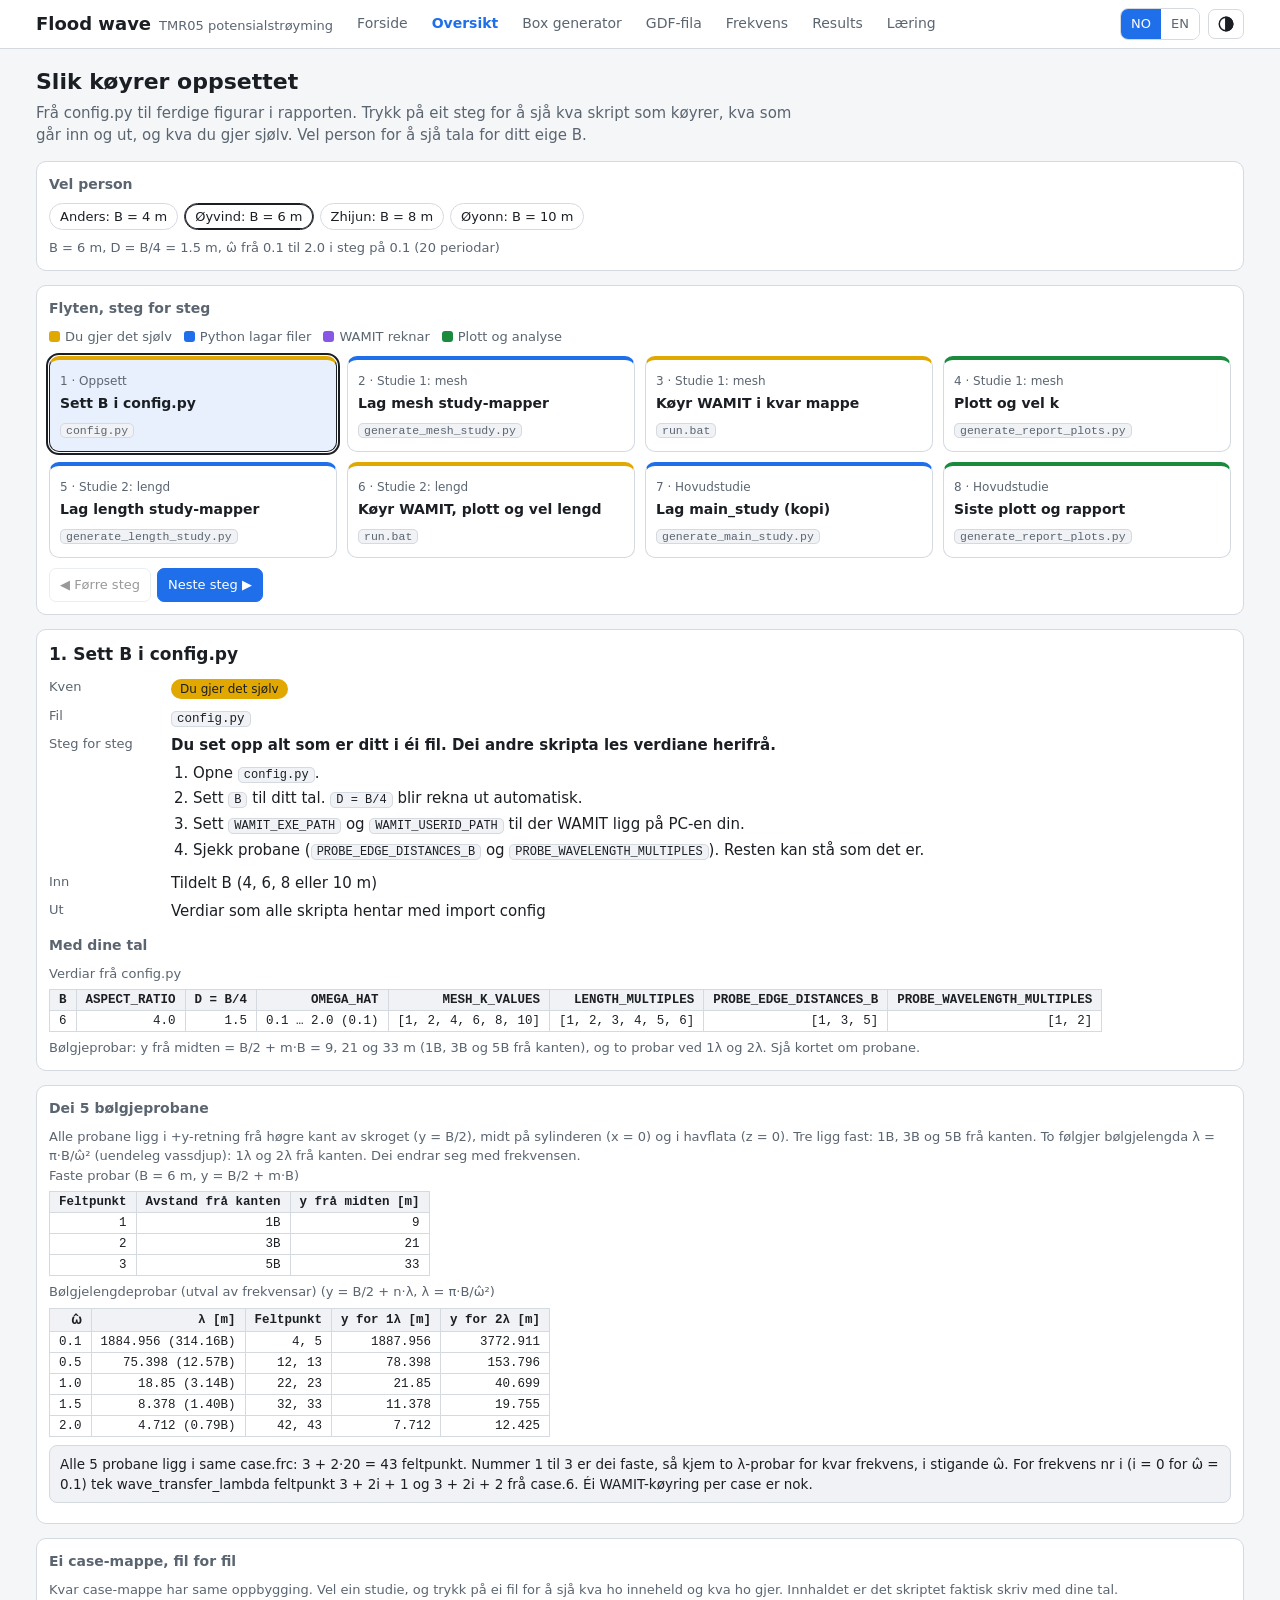
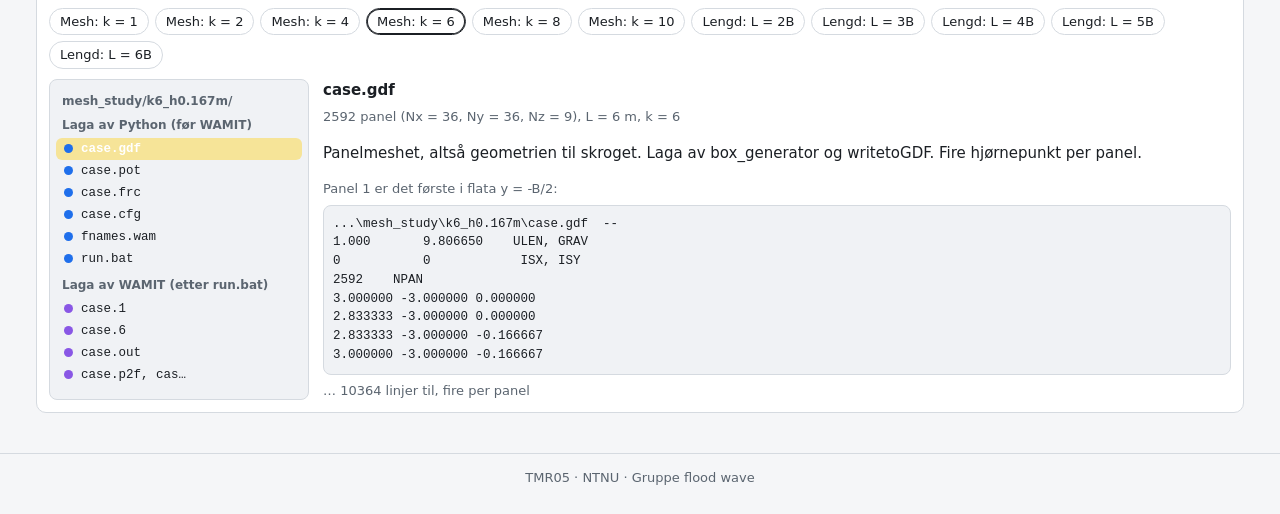
<file: overview.html>
<!doctype html>
<html lang="nn" data-title="ov.title">
<head>
<meta charset="utf-8">
<meta name="viewport" content="width=device-width, initial-scale=1">
<title>Overview</title>
<link rel="stylesheet" href="assets/site.css">
<link rel="stylesheet" href="assets/overview.css">
<script src="assets/site.js"></script>
</head>
<body>
<header id="site-header"></header>
<main>
<div class="wrap">
  <h1 data-i18n="ov.h1"></h1>
  <p class="sub" data-i18n="ov.sub"></p>

  <div class="card">
    <h2 data-i18n="ov.person_h"></h2>
    <div class="chips" id="persons"></div>
    <div class="small" id="personinfo"></div>
  </div>

  <div class="card">
    <h2 data-i18n="ov.flow_h"></h2>
    <div class="legend" id="legend"></div>
    <div class="flow" id="flow"></div>
    <div class="ctrl" style="margin-top:10px">
      <button id="prev" data-i18n="ov.prev"></button>
      <button id="next" class="on" data-i18n="ov.next"></button>
    </div>
  </div>

  <div class="card" id="detail"></div>

  <div class="card" id="probecard">
    <h2 data-i18n="ov.pr_h"></h2>
    <div class="small" data-i18n="ov.pr_p"></div>
    <div id="probes"></div>
  </div>

  <div class="card">
    <h2 data-i18n="ov.case_h"></h2>
    <div class="small" data-i18n="ov.case_p"></div>
    <div class="chips" id="studies"></div>
    <div class="folder" id="folder"></div>
  </div>
</div>
</main>
<footer id="site-footer"></footer>
<script src="assets/overview.js"></script>
</body>
</html>
</file>
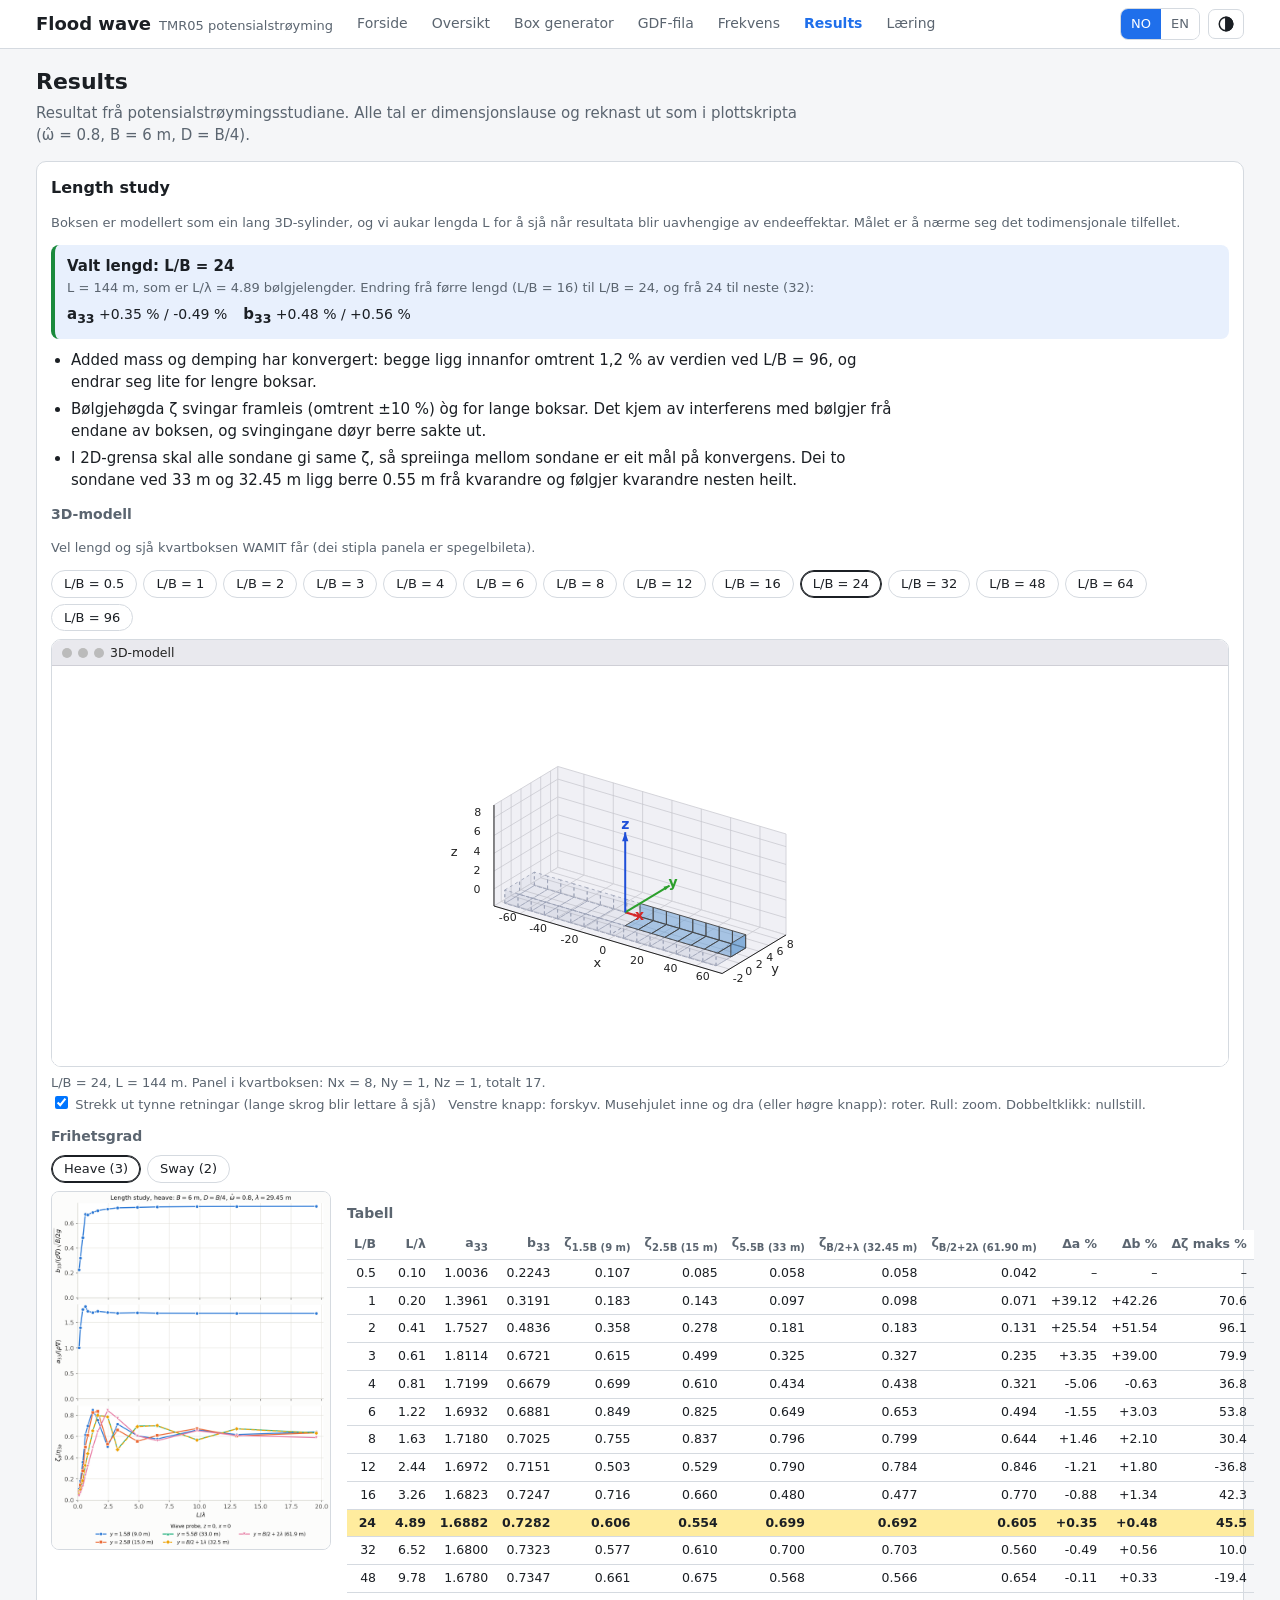
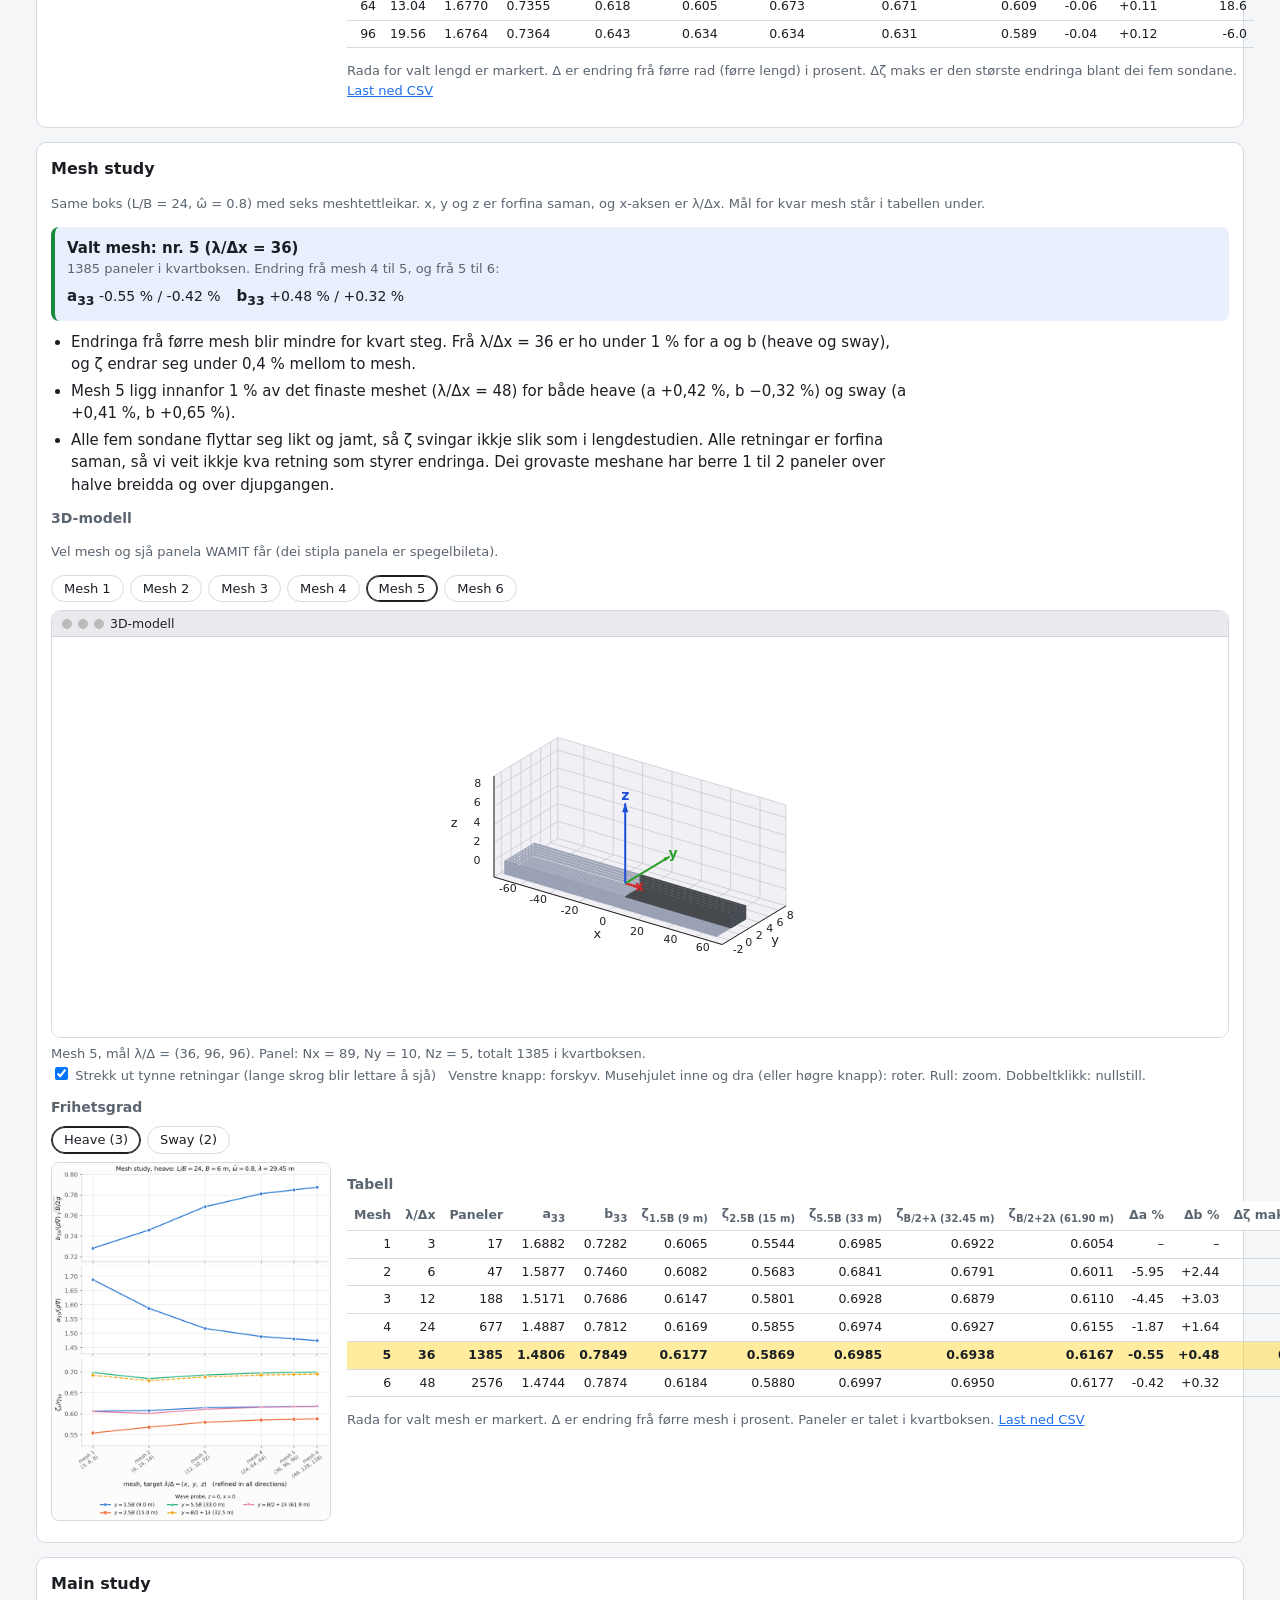
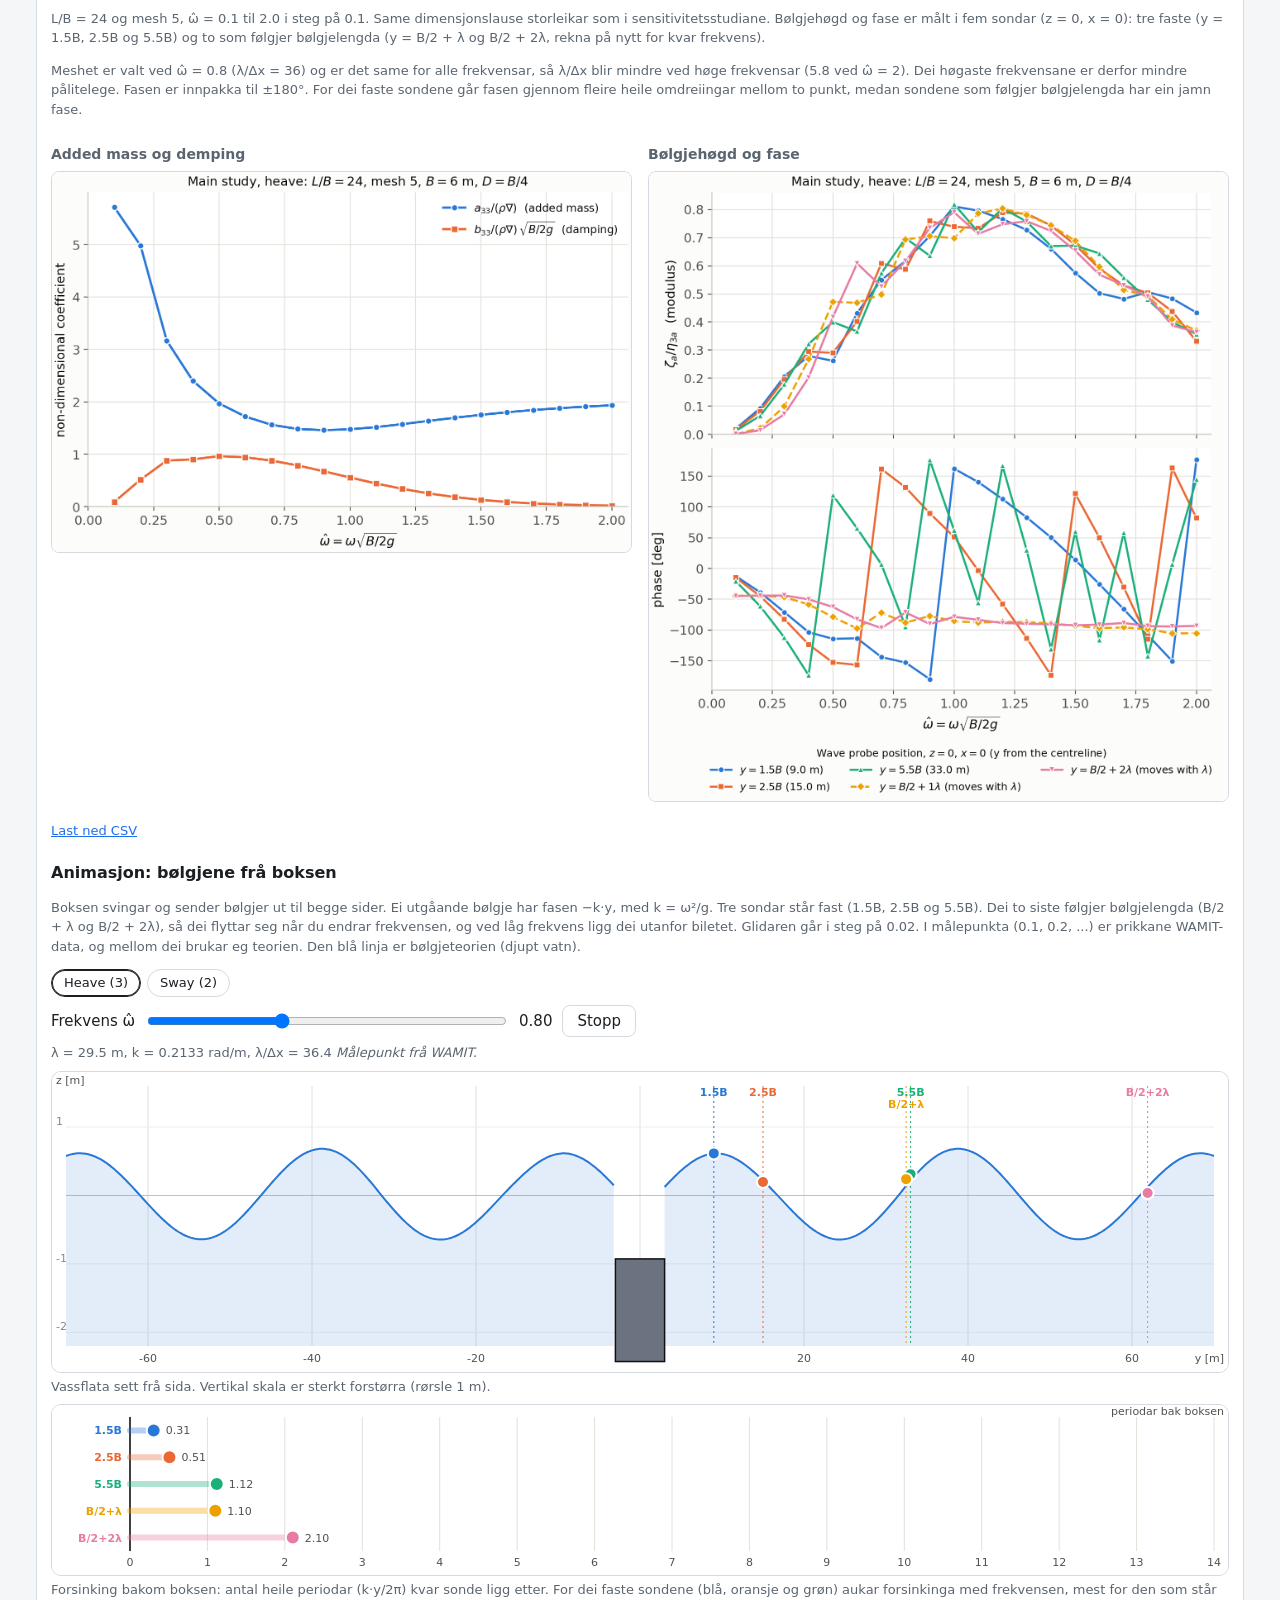
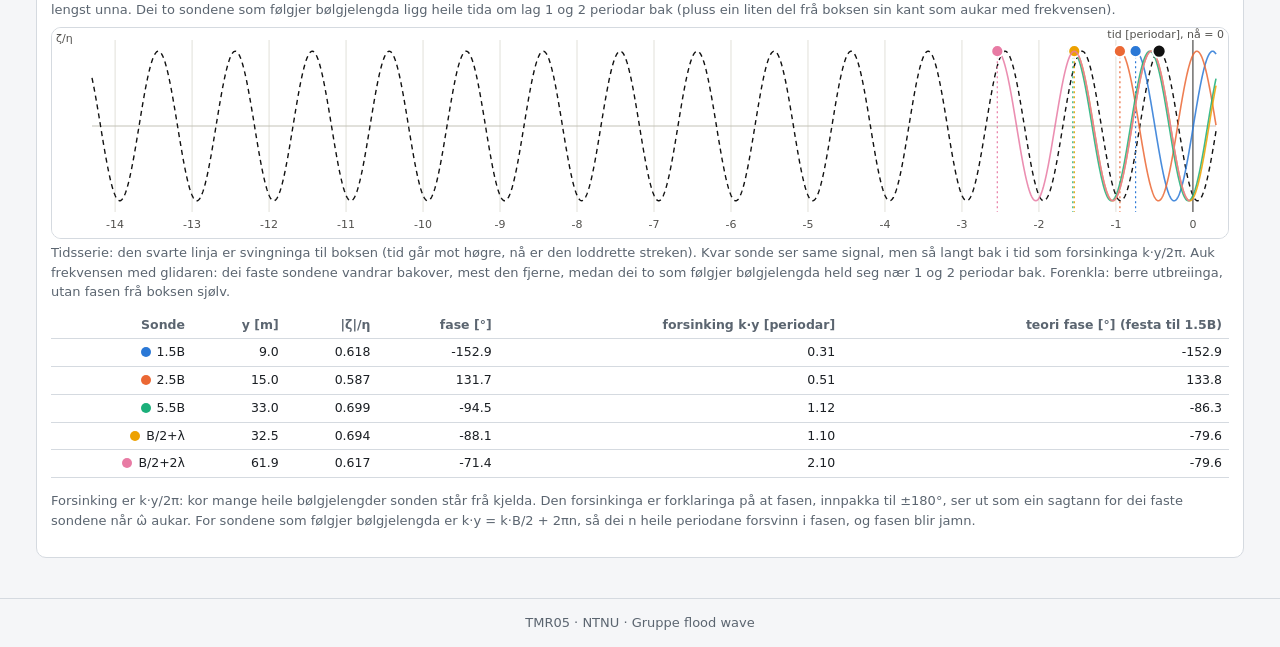
<file: results.html>
<!doctype html>
<html lang="nn" data-title="rs.title">
<head>
<meta charset="utf-8">
<meta name="viewport" content="width=device-width, initial-scale=1">
<title>Results</title>
<link rel="stylesheet" href="assets/site.css">
<link rel="stylesheet" href="assets/pyplot.css?v=8">
<link rel="stylesheet" href="assets/results.css?v=10">
<script src="assets/site.js?v=8"></script>
</head>
<body>
<header id="site-header"></header>
<main>
<div class="wrap">
  <h1 data-i18n="rs.h1"></h1>
  <p class="sub" data-i18n="rs.sub"></p>

  <div class="card">
    <h2 data-i18n="rs.len_h"></h2>
    <p class="small" data-i18n="rs.len_p"></p>
    <div class="pickbox">
      <b data-i18n="rs.pick_h"></b>
      <div class="small" data-i18n="rs.pick_p"></div>
      <div id="pickdev"></div>
    </div>
    <ul class="findings">
      <li data-i18n="rs.f1"></li>
      <li data-i18n="rs.f2"></li>
      <li data-i18n="rs.f3"></li>
    </ul>

    <h3 data-i18n="rs.v3_h"></h3>
    <p class="small" data-i18n="rs.v3_len"></p>
    <div class="chips" id="l3chips"></div>
    <div class="card" style="padding:0;overflow:hidden;margin-bottom:6px">
      <figure class="pywin" style="border:0;border-radius:0;margin:0"><div class="tb"><i></i><i></i><i></i><span data-i18n="rs.v3_h"></span></div><canvas id="l3cv"></canvas></figure>
    </div>
    <div class="small" id="l3info"></div>
    <div class="small"><label><input type="checkbox" id="l3stretch" checked> <span data-i18n="rs.v3_stretch"></span></label> &nbsp; <span data-i18n="rs.v3_hint"></span></div>
    <h3 data-i18n="rs.dof"></h3>
    <div class="chips" id="dofchips"></div>

    <div class="resgrid">
      <div><img id="lenimg" alt=""></div>
      <div>
        <h3 data-i18n="rs.tab"></h3>
        <div class="tabwrap" id="restab"></div>
        <p class="small"><span data-i18n="rs.hl"></span> <a class="dl" id="dl" download data-i18n="rs.dl"></a></p>
      </div>
    </div>
  </div>

  <div class="card">
    <h2 data-i18n="rs.mesh_h"></h2>
    <p class="small" data-i18n="rs.mesh_p"></p>
    <div class="pickbox">
      <b data-i18n="rs.mpick_h"></b>
      <div class="small" data-i18n="rs.mpick_p"></div>
      <div id="mpickdev"></div>
    </div>
    <ul class="findings">
      <li data-i18n="rs.mf1"></li>
      <li data-i18n="rs.mf2"></li>
      <li data-i18n="rs.mf3"></li>
    </ul>
    <h3 data-i18n="rs.v3_h"></h3>
    <p class="small" data-i18n="rs.v3_mesh"></p>
    <div class="chips" id="m3chips"></div>
    <div class="card" style="padding:0;overflow:hidden;margin-bottom:6px">
      <figure class="pywin" style="border:0;border-radius:0;margin:0"><div class="tb"><i></i><i></i><i></i><span data-i18n="rs.v3_h"></span></div><canvas id="m3cv"></canvas></figure>
    </div>
    <div class="small" id="m3info"></div>
    <div class="small"><label><input type="checkbox" id="m3stretch" checked> <span data-i18n="rs.v3_stretch"></span></label> &nbsp; <span data-i18n="rs.v3_hint"></span></div>
    <h3 data-i18n="rs.dof"></h3>
    <div class="chips" id="mdofchips"></div>
    <div class="resgrid">
      <div><img id="meshimg" alt=""></div>
      <div>
        <h3 data-i18n="rs.tab"></h3>
        <div class="tabwrap" id="meshtab"></div>
        <p class="small"><span data-i18n="rs.mhl"></span> <a class="dl" id="mdl" download data-i18n="rs.dl"></a></p>
      </div>
    </div>
  </div>
  <div class="card">
    <h2 data-i18n="ms.h"></h2>
    <p class="small" data-i18n="ms.p"></p>
    <p class="small" data-i18n="ms.warn"></p>
    <div class="msgrid">
      <div><h3 data-i18n="ms.coef"></h3><img id="msimg1" alt=""></div>
      <div><h3 data-i18n="ms.waves"></h3><img id="msimg2" alt=""></div>
    </div>
    <p class="small"><a class="dl" id="msdl" download data-i18n="rs.dl"></a></p>

    <h2 style="margin-top:20px" data-i18n="wv.h"></h2>
    <p class="small" data-i18n="wv.p"></p>
    <div class="chips" id="wvdof"></div>
    <div class="wvctl"><label for="wvom" data-i18n="wv.omega"></label> <input id="wvom" type="range"> <output id="wvomo"></output> <button type="button" id="wvplay"></button></div>
    <div class="small" id="wvinfo"></div>
    <div class="card" style="padding:0;overflow:hidden;margin:8px 0 4px"><canvas id="wvfield" class="wvcv"></canvas></div>
    <div class="small" data-i18n="wv.field"></div>
    <div class="card" style="padding:0;overflow:hidden;margin:8px 0 4px"><canvas id="wvlag" class="wvcv"></canvas></div>
    <div class="small" data-i18n="wv.lag"></div>
    <div class="card" style="padding:0;overflow:hidden;margin:8px 0 4px"><canvas id="wvts" class="wvcv"></canvas></div>
    <div class="small" data-i18n="wv.ts"></div>
    <div class="tabwrap" style="margin-top:10px" id="wvtab"></div>
    <p class="small" data-i18n="wv.note"></p>
  </div>
</div>
</main>
<footer id="site-footer"></footer>
<script src="assets/pyplot.js?v=8"></script>
<script src="assets/results.js?v=11"></script>
<script src="assets/wavesim.js?v=14"></script>
</body>
</html>
</file>
<file: assets/site.css>
/* Felles stil for heile nettstaden: fargar, meny, forside, knappar */
:root{
  --bg:#f5f6f8; --panel:#ffffff; --ink:#1b1f24; --muted:#5b6570; --line:#d5dae0;
  --canvas:#eef2f7; --accent:#1f6feb; --sel:#ffcc00; --code-bg:#f0f2f5;
  --hard:rgba(255,204,0,.38); --soft:rgba(31,111,235,.10); --gdf:rgba(26,138,60,.14);
  --good:#1a8a3c; --badc:#c62828;
}
@media (prefers-color-scheme: dark){
  :root:not([data-theme="light"]){
    --bg:#14181d; --panel:#1c2229; --ink:#e8ecf0; --muted:#98a3ae; --line:#323b45;
    --canvas:#10151a; --accent:#5b9dff; --sel:#ffd23f; --code-bg:#12171c;
    --hard:rgba(255,210,63,.30); --soft:rgba(91,157,255,.14); --gdf:rgba(76,208,125,.16);
    --good:#4cd07d; --badc:#ff7b72;
  }
}
:root[data-theme="dark"]{
  --bg:#14181d; --panel:#1c2229; --ink:#e8ecf0; --muted:#98a3ae; --line:#323b45;
  --canvas:#10151a; --accent:#5b9dff; --sel:#ffd23f; --code-bg:#12171c;
  --hard:rgba(255,210,63,.30); --soft:rgba(91,157,255,.14); --gdf:rgba(76,208,125,.16);
  --good:#4cd07d; --badc:#ff7b72;
}
*{box-sizing:border-box}
html{color-scheme:light dark}
:root[data-theme="light"]{color-scheme:light}
:root[data-theme="dark"]{color-scheme:dark}
body{margin:0;background:var(--bg);color:var(--ink);font:15px/1.5 system-ui,-apple-system,"Segoe UI",Roboto,sans-serif;min-height:100vh;display:flex;flex-direction:column}
main{flex:1}
.wrap{max-width:1240px;margin:0 auto;padding:16px}
a{color:var(--accent)}

/* meny */
#site-header{position:sticky;top:0;z-index:20;background:var(--panel);border-bottom:1px solid var(--line)}
.bar{max-width:1240px;margin:0 auto;padding:8px 16px;display:flex;align-items:center;gap:14px;flex-wrap:wrap}
.brand{display:flex;align-items:baseline;gap:8px;text-decoration:none;color:var(--ink);font-size:18px}
.brand span{color:var(--muted);font-size:13px}
.bar nav{display:flex;gap:4px;flex:1;flex-wrap:wrap}
.bar nav a{color:var(--muted);text-decoration:none;padding:5px 10px;border-radius:7px;font-size:14px}
.bar nav a:hover{color:var(--ink);background:var(--code-bg)}
.bar nav a.active{color:var(--accent);font-weight:600}
.tools{display:flex;gap:8px;align-items:center}
.seg{display:inline-flex;border:1px solid var(--line);border-radius:8px;overflow:hidden}
.seg button{border:0;border-radius:0;padding:5px 10px;background:var(--panel);color:var(--muted)}
.seg button.on{background:var(--accent);color:#fff}
#themeBtn{padding:5px 8px;line-height:0;display:inline-flex;align-items:center}
#themeBtn svg{width:18px;height:18px}
.bar nav a{white-space:nowrap}
.tools{margin-left:auto}
@media (max-width:640px){.bar nav{order:3;flex-basis:100%}.brand span{display:none}}

/* forside */
.hero{padding:26px 0 8px}
.hero h1{font-size:28px;margin:0 0 6px}
.hero p{color:var(--muted);margin:0;max-width:70ch}
.cards{display:grid;grid-template-columns:repeat(auto-fill,minmax(280px,1fr));gap:14px;margin:20px 0}
.pcard{display:block;text-decoration:none;color:var(--ink);background:var(--panel);border:1px solid var(--line);border-radius:12px;padding:16px;transition:border-color .15s,transform .15s}
.pcard:hover{border-color:var(--accent);transform:translateY(-2px)}
.pcard h2{font-size:17px;margin:0 0 6px}
.pcard p{margin:0;color:var(--muted);font-size:14px}
.pcard .go{display:inline-block;margin-top:10px;color:var(--accent);font-size:14px}
.pcard.soon{border-style:dashed;color:var(--muted);cursor:default}
.pcard.soon:hover{border-color:var(--line);transform:none}

/* felles element */
button{font:inherit;font-size:13px;background:var(--panel);color:var(--ink);border:1px solid var(--line);border-radius:7px;padding:6px 10px;cursor:pointer}
button:hover{border-color:var(--accent)}
button.on{background:var(--accent);border-color:var(--accent);color:#fff}
button:disabled{opacity:.45;cursor:default}
#site-footer{border-top:1px solid var(--line);color:var(--muted);font-size:13px;text-align:center;padding:14px 16px;margin-top:10px}
</file>
<file: læring/learning.css>
.sub{color:var(--muted);margin:0 0 14px;max-width:80ch}
.card{background:var(--panel);border:1px solid var(--line);border-radius:10px;padding:14px;margin-bottom:14px}
.card h2{font-size:17px;margin:0 0 8px}
.card p{max-width:80ch;margin:0 0 8px}
.small{font-size:13px;color:var(--muted)}
figure{margin:10px 0 0}
figure img{width:100%;height:auto;display:block;background:#fff;border-radius:8px}
figcaption{font-size:13px;color:var(--muted);margin-top:6px}
h3{font-size:15px;margin:16px 0 4px}
.barge{margin-top:6px;background:var(--canvas);border:1px solid var(--line);border-radius:10px;padding:10px}
#bargeSvg{width:100%;height:auto;display:block}
.bctl{display:flex;flex-direction:column;gap:4px;margin-top:6px}
.bctl input{width:100%}
.bread{margin-top:6px;font-size:14px;min-height:2.6em}
.bread .ok{color:var(--good);font-weight:600}.bread .bad{color:var(--badc);font-weight:600}
</file>
<file: assets/box.css>
/* Stil som berre gjeld box generator-sida */
h1{font-size:22px;margin:0 0 4px}
.sub{color:var(--muted);margin:0 0 14px}
.card{background:var(--panel);border:1px solid var(--line);border-radius:10px;padding:12px;margin-bottom:14px}
.card h2{font-size:14px;margin:0 0 8px;color:var(--muted);font-weight:600}
.essence ol{margin:0;padding-left:20px}
.essence li{margin:6px 0}
.grid{display:grid;grid-template-columns:minmax(0,1fr) minmax(0,1fr);gap:14px;align-items:start}
@media (max-width:980px){.grid{grid-template-columns:minmax(0,1fr)}}
.grid>div{min-width:0}
#stage{position:relative;height:430px;padding:0;overflow:hidden}
canvas{width:100%;height:100%;display:block;background:var(--canvas);border-radius:10px;cursor:grab;touch-action:none}
canvas.drag{cursor:grabbing}
.badge{position:absolute;left:10px;top:10px;background:var(--panel);border:1px solid var(--line);border-radius:8px;padding:5px 9px;font-size:13px}
.ctrl{display:flex;flex-wrap:wrap;gap:6px;align-items:center}
.row{display:flex;align-items:center;gap:8px;margin:8px 0}
.row label{flex:0 0 96px;font-size:13px;color:var(--muted)}
.row input[type=range]{flex:1;min-width:0}
.row output{flex:0 0 96px;white-space:nowrap;text-align:right;font-variant-numeric:tabular-nums;font-size:13px}
.chips{display:flex;flex-wrap:wrap;gap:6px;margin:8px 0}
.chip{display:inline-flex;gap:6px;align-items:center;border:1px solid var(--line);border-radius:999px;padding:3px 10px;font-size:13px;background:var(--panel);cursor:pointer}
.chip.on{border-color:var(--ink);box-shadow:0 0 0 1px var(--ink) inset}
.chip i{display:inline-block;width:11px;height:11px;border-radius:3px}
.vars{display:flex;flex-wrap:wrap;gap:8px;margin:8px 0}
.vars span{background:var(--code-bg);border:1px solid var(--line);border-radius:7px;padding:3px 9px;font:13px ui-monospace,Consolas,Menlo,monospace}
.vars b{color:var(--accent)}
.code{background:var(--code-bg);border:1px solid var(--line);border-radius:8px;padding:6px 0;font:12.5px/1.5 ui-monospace,Consolas,Menlo,monospace;overflow:auto;max-height:470px}
.cl{display:flex;white-space:pre;padding:0 10px 0 0}
.cl .ln{flex:0 0 34px;text-align:right;color:var(--muted);padding-right:10px;user-select:none}
.cl.soft{background:var(--soft)}
.cl.gdf{background:var(--gdf)}
.cl.hard{background:var(--hard);font-weight:600}
.legendnote{font-size:12.5px;color:var(--muted);margin:6px 0 0}
.legendnote span{display:inline-block;width:11px;height:11px;border-radius:3px;vertical-align:-1px;margin-right:4px}
pre.mono{margin:0;background:var(--code-bg);border:1px solid var(--line);border-radius:8px;padding:9px;font:12.5px/1.5 ui-monospace,Consolas,Menlo,monospace;overflow:auto;white-space:pre}
.stmt{margin:10px 0}
.stmt .note{color:var(--muted);font-size:13px;margin-bottom:3px}
table.t{border-collapse:collapse;font:12.5px ui-monospace,Consolas,Menlo,monospace;margin:4px 0}
table.t td,table.t th{border:1px solid var(--line);padding:3px 9px;text-align:right}
table.t th{background:var(--code-bg);font-weight:600}
.msg{padding:7px 10px;border-radius:8px;font-size:14px;margin-top:8px}
.msg.ok{background:rgba(26,138,60,.12);color:var(--good)}
.msg.bad{background:rgba(198,40,40,.12);color:var(--badc)}
.chk{display:flex;align-items:center;gap:7px;margin:6px 0;font-size:14px}
details summary{cursor:pointer;color:var(--muted);font-size:14px}
svg text{font:12px system-ui,sans-serif;fill:var(--ink)}
.small{font-size:13px;color:var(--muted)}
.infobox{background:var(--code-bg);border:1px solid var(--line);border-radius:8px;padding:9px 11px;margin:10px 0;font-size:13.5px;line-height:1.55}
.infobox code{font:12.5px ui-monospace,Consolas,Menlo,monospace}
.warn{color:var(--badc)}
.redbadge{position:absolute;left:10px;bottom:10px;max-width:calc(100% - 20px);background:var(--panel);border:1px solid var(--line);border-radius:8px;padding:5px 9px;font-size:12.5px;display:none}
.setuphint{color:var(--accent);cursor:pointer;text-decoration:underline}
</file>
<file: assets/pyplot.css>
/* Felles stil for python-liknande figurvindauge (box generator-sida og .gdf-sida) */
.pywin{border:1px solid var(--line);border-radius:10px;overflow:hidden;background:#fff;margin:0}
.pywin .tb{background:#e9e9ee;color:#222;font:12.5px system-ui,sans-serif;padding:5px 10px;display:flex;align-items:center;gap:6px;border-bottom:1px solid #cfcfd6}
.pywin .tb i{width:10px;height:10px;border-radius:50%;background:#bbb;display:inline-block}
.pywin canvas{height:400px;background:#fff;border-radius:0}
.pywins{display:grid;grid-template-columns:minmax(0,1fr) minmax(0,1fr);gap:14px}
@media (max-width:980px){.pywins{grid-template-columns:minmax(0,1fr)}}
.pycap{font-size:13px;color:var(--muted);margin:6px 2px 0;line-height:1.5}
pre.term{background:#14181d;color:#d7e0ea;border-radius:8px;padding:9px 12px;font:12.5px/1.5 ui-monospace,Consolas,Menlo,monospace;margin:8px 0;white-space:pre-wrap;overflow:auto}
pre.term b{color:#7ee787}
.pycall{font:12.5px ui-monospace,Consolas,Menlo,monospace;background:var(--code-bg);border:1px solid var(--line);border-radius:8px;padding:7px 10px;margin:6px 0;overflow:auto;white-space:pre}
</file>
<file: assets/gdf.css>
/* Stil som berre gjeld .gdf-sida */
button{font:inherit;color:var(--ink);background:var(--panel);border:1px solid var(--line);border-radius:8px;padding:5px 12px;cursor:pointer}
button:disabled{opacity:.45;cursor:default}
.gdlist{background:var(--code-bg);border:1px solid var(--line);border-radius:8px;padding:6px 0;font:12.5px/1.6 ui-monospace,Consolas,Menlo,monospace;overflow:auto}
.gl{display:flex;white-space:pre;cursor:pointer;padding:0 10px 0 0;border-left:4px solid transparent}
.gl .ln{flex:0 0 36px;text-align:right;color:var(--muted);padding-right:10px;user-select:none}
.gl .tag{margin-left:14px;color:var(--muted);font-size:11.5px}
.gl.hdr{background:var(--soft)}
.gl.pan{background:var(--hard)}
.gl.cur{background:var(--hard);font-weight:700;border-left-color:#e0a800;outline:1px solid #e0a800}
.gl.hdr.cur{background:var(--soft);border-left-color:var(--accent);outline-color:var(--accent)}
.gl:hover{filter:brightness(.96)}
.gl.dots{cursor:default;color:var(--muted)}
.why p{margin:4px 0}
.cmp{width:100%;border-collapse:collapse;font-size:13.5px}
.cmp th,.cmp td{border:1px solid var(--line);padding:5px 9px;text-align:left;vertical-align:top}
.cmp th{background:var(--code-bg)}
</file>
<file: assets/nondim.css>
/* Stil for sida om ikkje-dimensjonal frekvens */
h1{font-size:22px;margin:0 0 4px}
.sub{color:var(--muted);margin:0 0 14px;max-width:80ch}
.card{background:var(--panel);border:1px solid var(--line);border-radius:10px;padding:12px;margin-bottom:14px}
.card h2{font-size:14px;margin:0 0 8px;color:var(--muted);font-weight:600}
.essence ol{margin:0;padding-left:20px}
.essence li{margin:6px 0}
.small{font-size:13px;color:var(--muted)}
.row{display:flex;align-items:center;gap:8px;margin:8px 0;max-width:560px}
.row label{flex:0 0 40px;font-size:15px;color:var(--ink)}
.row input[type=range]{flex:1;min-width:0}
.row output{flex:0 0 60px;text-align:right;font-variant-numeric:tabular-nums;font-size:14px}
.chips{display:flex;flex-wrap:wrap;gap:6px;margin:8px 0;align-items:center}
.chip{display:inline-flex;gap:6px;align-items:center;border:1px solid var(--line);border-radius:999px;padding:3px 10px;font-size:13px;background:var(--panel);cursor:pointer}
.chip.on{border-color:var(--ink);box-shadow:0 0 0 1px var(--ink) inset}
.infobox{background:var(--code-bg);border:1px solid var(--line);border-radius:8px;padding:9px 11px;margin:10px 0 0;font-size:13.5px;line-height:1.55}

.boxes{display:grid;grid-template-columns:repeat(auto-fit,minmax(230px,1fr));gap:12px;margin-bottom:8px}
.bcard{background:var(--panel);border:1px solid var(--line);border-radius:10px;overflow:hidden}
.bcard .bt{padding:8px 10px;font-size:13.5px}
.bcard canvas{display:block;width:100%;height:170px;background:var(--canvas)}
.bcard .rd{padding:8px 10px;font-size:13.5px;font-variant-numeric:tabular-nums;color:var(--muted)}
.bcard .rd b{color:var(--ink)}

.tscroll{overflow-x:auto}
table.nd{border-collapse:collapse;width:100%;font-size:13.5px;font-variant-numeric:tabular-nums}
table.nd th,table.nd td{border:1px solid var(--line);padding:5px 10px;text-align:right;white-space:nowrap}
table.nd th{background:var(--code-bg);font-weight:600}
table.nd td:first-child,table.nd th:first-child{text-align:left}
table.nd td.eq{color:var(--good);font-weight:600}

.fm{display:flex;gap:12px;flex-wrap:wrap;align-items:baseline;margin:8px 0}
.eq2{font:15px system-ui,-apple-system,"Segoe UI",Roboto,sans-serif;background:var(--code-bg);border:1px solid var(--line);border-radius:7px;padding:4px 10px}
.tryit p{margin:0;max-width:80ch}
.insight{margin-top:10px;padding:10px 12px;border-left:4px solid var(--accent);background:var(--soft);border-radius:0 8px 8px 0;font-size:15px;line-height:1.5}
.infobox,.insight{max-width:640px}
</file>
<file: assets/overview.css>
/* Stil for oversiktssida */
:root{ --c-you:#e0a800; --c-py:#1f6feb; --c-wamit:#8957e5; --c-plot:#1a8a3c; }
:root[data-theme="dark"]{ --c-you:#ffd23f; --c-py:#5b9dff; --c-wamit:#b392f0; --c-plot:#4cd07d; }
@media (prefers-color-scheme: dark){ :root:not([data-theme="light"]){ --c-you:#ffd23f; --c-py:#5b9dff; --c-wamit:#b392f0; --c-plot:#4cd07d; } }
h1{font-size:22px;margin:0 0 4px}
.sub{color:var(--muted);margin:0 0 14px;max-width:80ch}
.card{background:var(--panel);border:1px solid var(--line);border-radius:10px;padding:12px;margin-bottom:14px}
.card h2{font-size:14px;margin:0 0 8px;color:var(--muted);font-weight:600}
.small{font-size:13px;color:var(--muted)}
.ctrl{display:flex;flex-wrap:wrap;gap:6px;align-items:center}
.chips{display:flex;flex-wrap:wrap;gap:6px;margin:8px 0}
.chip{display:inline-flex;gap:6px;align-items:center;border:1px solid var(--line);border-radius:999px;padding:3px 10px;font-size:13px;background:var(--panel);cursor:pointer}
.chip.on{border-color:var(--ink);box-shadow:0 0 0 1px var(--ink) inset}
.legend{display:flex;flex-wrap:wrap;gap:12px;font-size:13px;color:var(--muted);margin-bottom:10px}
.legend span i{display:inline-block;width:11px;height:11px;border-radius:3px;margin-right:5px;vertical-align:-1px}
.flow{display:grid;grid-template-columns:repeat(4,minmax(0,1fr));gap:10px}
@media (max-width:900px){.flow{grid-template-columns:repeat(2,minmax(0,1fr))}}
@media (max-width:520px){.flow{grid-template-columns:minmax(0,1fr)}}
.node{position:relative;text-align:left;background:var(--panel);border:1px solid var(--line);border-top:4px solid var(--nc,var(--line));border-radius:10px;padding:8px 10px 10px;cursor:pointer;font:inherit;color:var(--ink);min-height:96px}
.node:hover{border-color:var(--accent);border-top-color:var(--nc)}
.node.on{background:var(--soft);color:var(--ink);border-color:var(--ink);border-top-color:var(--nc);outline:2px solid var(--ink);outline-offset:1px}
.node .no{font-size:12px;color:var(--muted)}
.node .tt{font-weight:600;font-size:14px;margin:2px 0 4px;display:block}
.node code{font:11.5px ui-monospace,Consolas,Menlo,monospace;color:var(--muted);word-break:break-all}
.node.done{opacity:.72}
.badge{display:inline-block;font-size:12px;border-radius:999px;padding:1px 9px;color:#fff;margin-right:4px}
.badge.you{background:var(--c-you);color:#1b1f24}
.badge.py{background:var(--c-py)}
.badge.wamit{background:var(--c-wamit)}
.badge.plot{background:var(--c-plot)}
#detail h3{margin:0 0 6px;font-size:17px}
#detail dl{display:grid;grid-template-columns:110px minmax(0,1fr);gap:6px 12px;margin:10px 0}
#detail dt{color:var(--muted);font-size:13px}
#detail dd{margin:0}
code,.mono{font:12.5px ui-monospace,Consolas,Menlo,monospace}
code{background:var(--code-bg);border:1px solid var(--line);border-radius:5px;padding:0 5px}
table.t{border-collapse:collapse;font:12.5px ui-monospace,Consolas,Menlo,monospace;margin:6px 0;display:block;overflow:auto;max-width:100%}
table.t td,table.t th{border:1px solid var(--line);padding:3px 9px;text-align:right;white-space:nowrap}
table.t th{background:var(--code-bg);font-weight:600}
table.t tr.hl td{background:var(--hard)}
.note{background:var(--code-bg);border:1px solid var(--line);border-radius:8px;padding:8px 10px;margin:8px 0;font-size:13.5px}
.folder{display:grid;grid-template-columns:minmax(0,260px) minmax(0,1fr);gap:14px;margin-top:10px}
@media (max-width:760px){.folder{grid-template-columns:minmax(0,1fr)}}
.files{border:1px solid var(--line);border-radius:8px;background:var(--code-bg);padding:6px}
.files h4{margin:6px 6px 4px;font-size:12px;color:var(--muted);font-weight:600}
.f{display:flex;align-items:center;gap:8px;width:100%;text-align:left;border:0;background:transparent;padding:4px 8px;border-radius:6px;font:12.5px ui-monospace,Consolas,Menlo,monospace;color:var(--ink);cursor:pointer}
.f:hover{background:var(--soft)}
.f.on{background:var(--hard);font-weight:600}
.f i{display:inline-block;width:9px;height:9px;border-radius:50%;flex:none}
.view h3{margin:0 0 6px;font-size:15px}
pre.mono{margin:6px 0;background:var(--code-bg);border:1px solid var(--line);border-radius:8px;padding:9px;font:12.5px/1.5 ui-monospace,Consolas,Menlo,monospace;overflow:auto;white-space:pre;max-height:340px}

.sum{margin:0 0 6px;font-weight:600}
.steps{margin:0;padding-left:22px}
.steps li{margin:4px 0;line-height:1.45}
.steps code{font-size:12px}
</file>
<file: assets/results.css>
/* Stil for results-sida */
h1{font-size:22px;margin:0 0 4px}
.sub{color:var(--muted);margin:0 0 14px;max-width:80ch}
.card{background:var(--panel);border:1px solid var(--line);border-radius:10px;padding:14px;margin-bottom:14px}
.card h2{font-size:16px;margin:0 0 8px}
.card h3{font-size:14px;margin:12px 0 6px;color:var(--muted);font-weight:600}
.small{font-size:13px;color:var(--muted)}
.chips{display:flex;flex-wrap:wrap;gap:6px;margin:8px 0}
.chip{display:inline-flex;border:1px solid var(--line);border-radius:999px;padding:3px 12px;font-size:13px;background:var(--panel);cursor:pointer}
.chip.on{border-color:var(--ink);box-shadow:0 0 0 1px var(--ink) inset}
.pickbox{border-left:4px solid var(--good);background:var(--soft);border-radius:8px;padding:10px 12px;margin:10px 0}
.pickbox b{font-size:15px}
.kv{display:inline-block;margin:6px 16px 0 0;font-size:14px}
.findings{margin:8px 0 0;padding-left:20px;max-width:90ch}
.findings li{margin:4px 0}
.resgrid{display:grid;grid-template-columns:minmax(280px,480px) 1fr;gap:16px;align-items:start}
@media (max-width:1000px){.resgrid{grid-template-columns:minmax(0,1fr)}}
.resgrid img{width:100%;height:auto;border:1px solid var(--line);border-radius:8px;background:#fcfcfb}
.tabwrap{overflow-x:auto}
table.rt{border-collapse:collapse;font-size:12.5px;font-variant-numeric:tabular-nums;width:100%}
table.rt th,table.rt td{border-bottom:1px solid var(--line);padding:4px 7px;text-align:right;white-space:nowrap}
table.rt th{color:var(--muted);font-weight:600;position:sticky;top:0;background:var(--panel)}
table.rt th .pr{font-size:10px}
table.rt tr.pick td{background:var(--hard);font-weight:600}
a.dl{font-size:13px}
.soon{border-style:dashed;color:var(--muted)}
.pywin canvas{width:100%;display:block}
.pywin{margin:0}
.msgrid{display:grid;grid-template-columns:repeat(2,minmax(0,1fr));gap:16px}
@media (max-width:900px){.msgrid{grid-template-columns:minmax(0,1fr)}}
.msgrid img{width:100%;height:auto;border:1px solid var(--line);border-radius:8px;background:#fcfcfb}
.wvctl{display:flex;align-items:center;gap:10px;flex-wrap:wrap;margin:6px 0}
.wvctl input[type=range]{width:min(360px,60vw)}
.wvcv{display:block;width:100%}
.dot{display:inline-block;width:10px;height:10px;border-radius:50%;margin-right:6px;vertical-align:-1px}
b.warn{color:var(--badc)}
.wvctl button{font:inherit;color:var(--ink);background:var(--panel);border:1px solid var(--line);border-radius:8px;padding:4px 14px;cursor:pointer}
</file>
